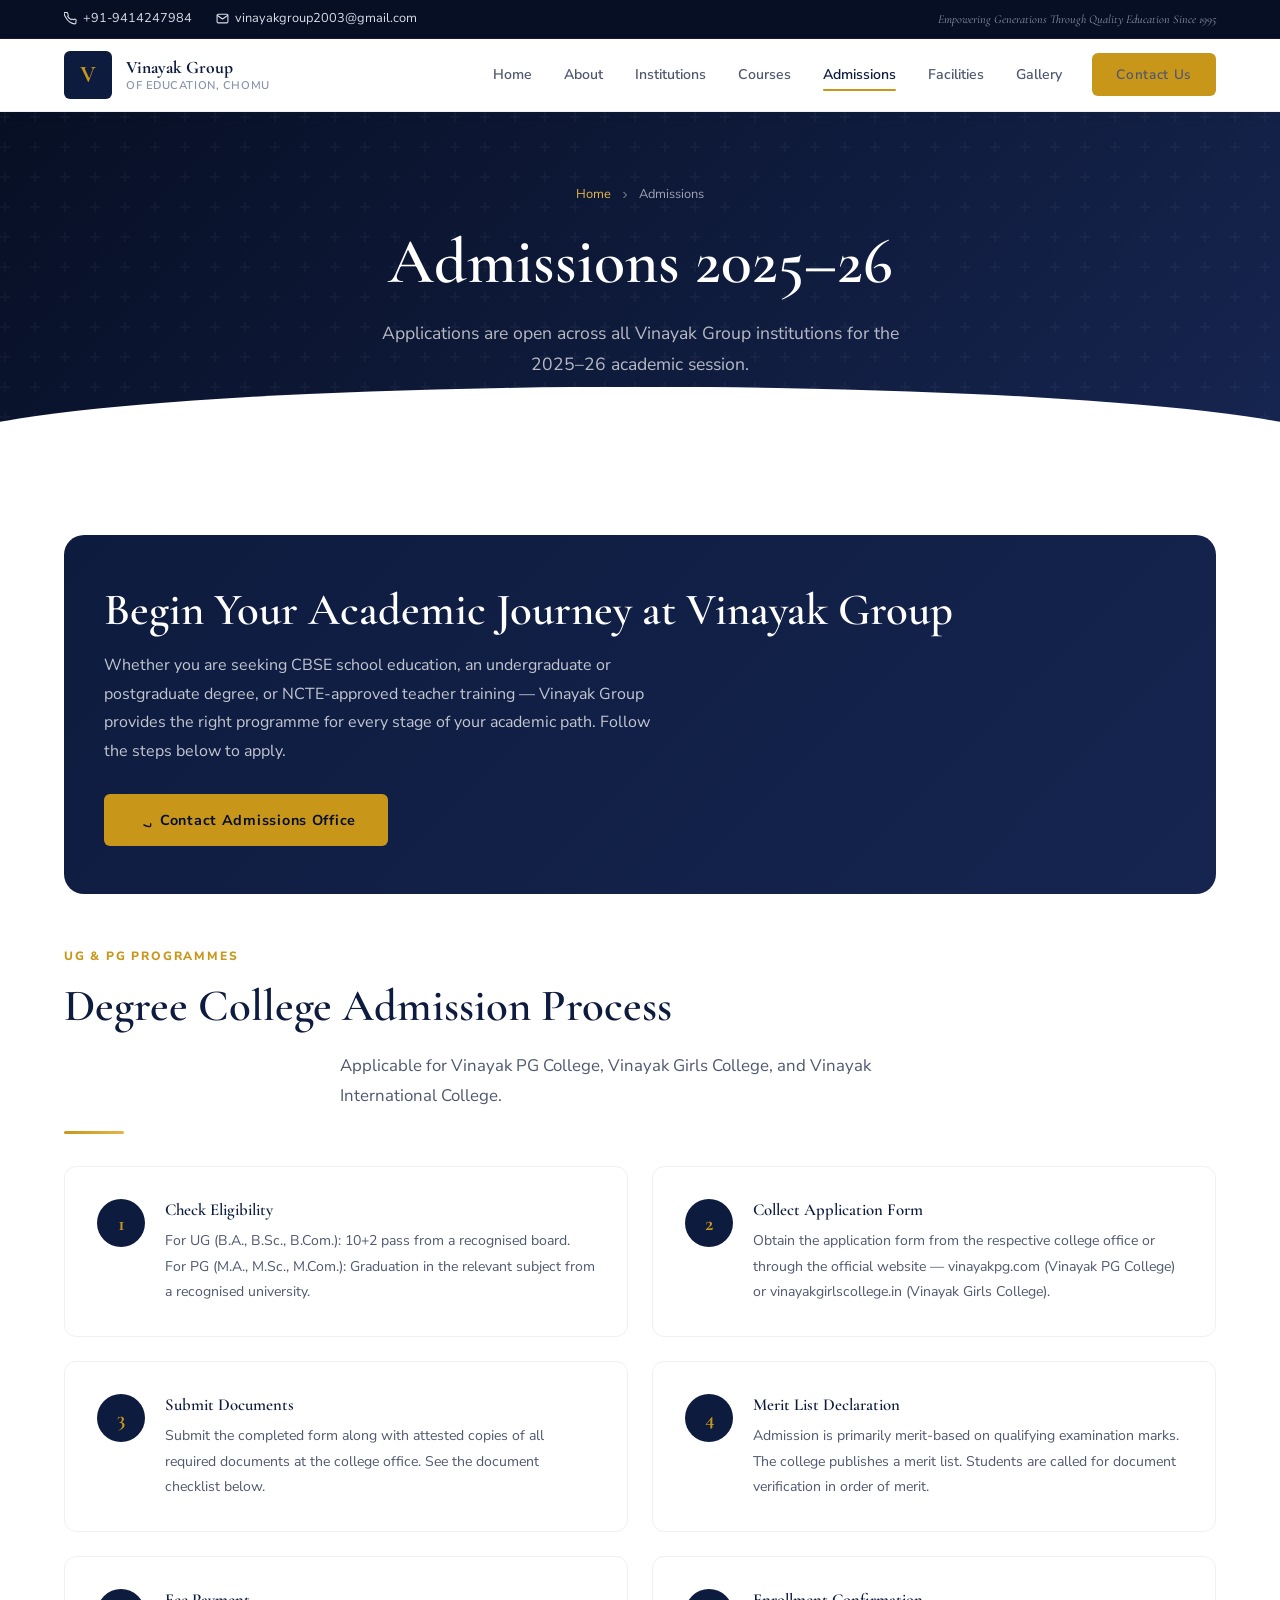
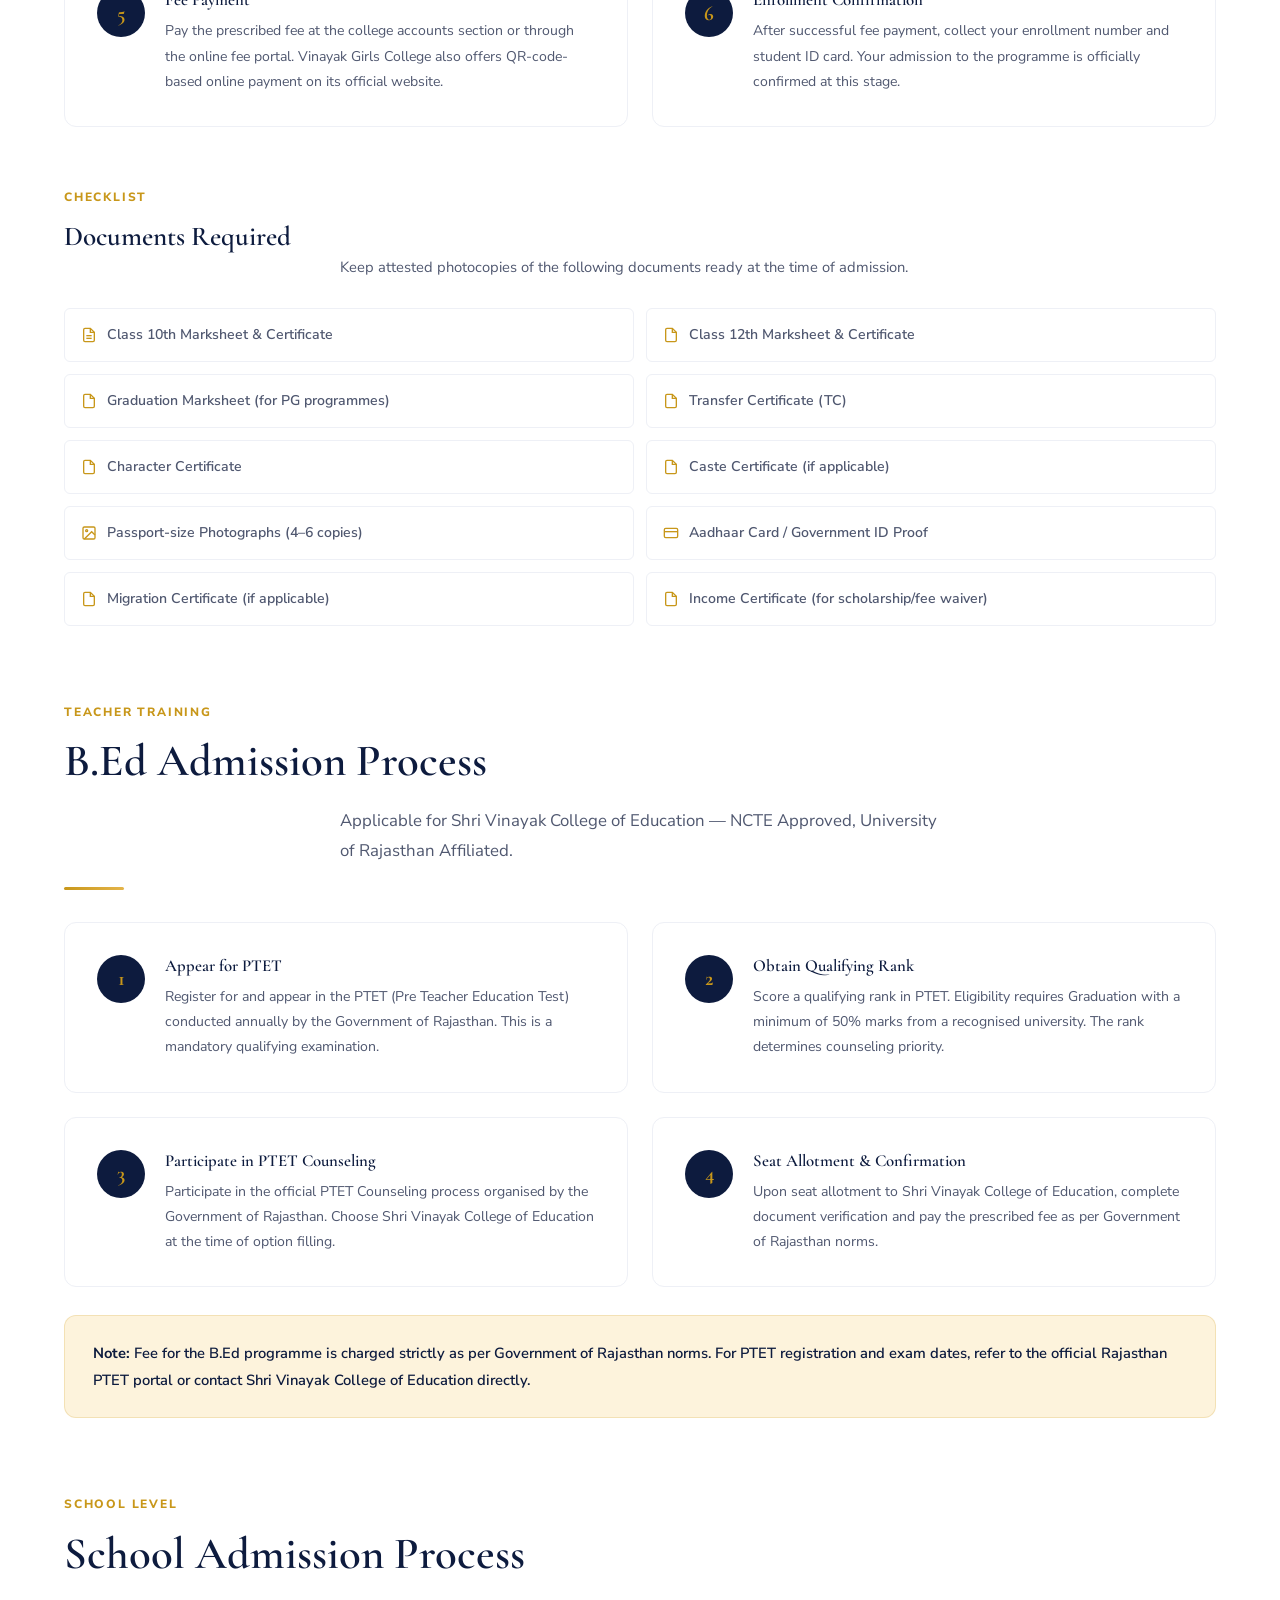
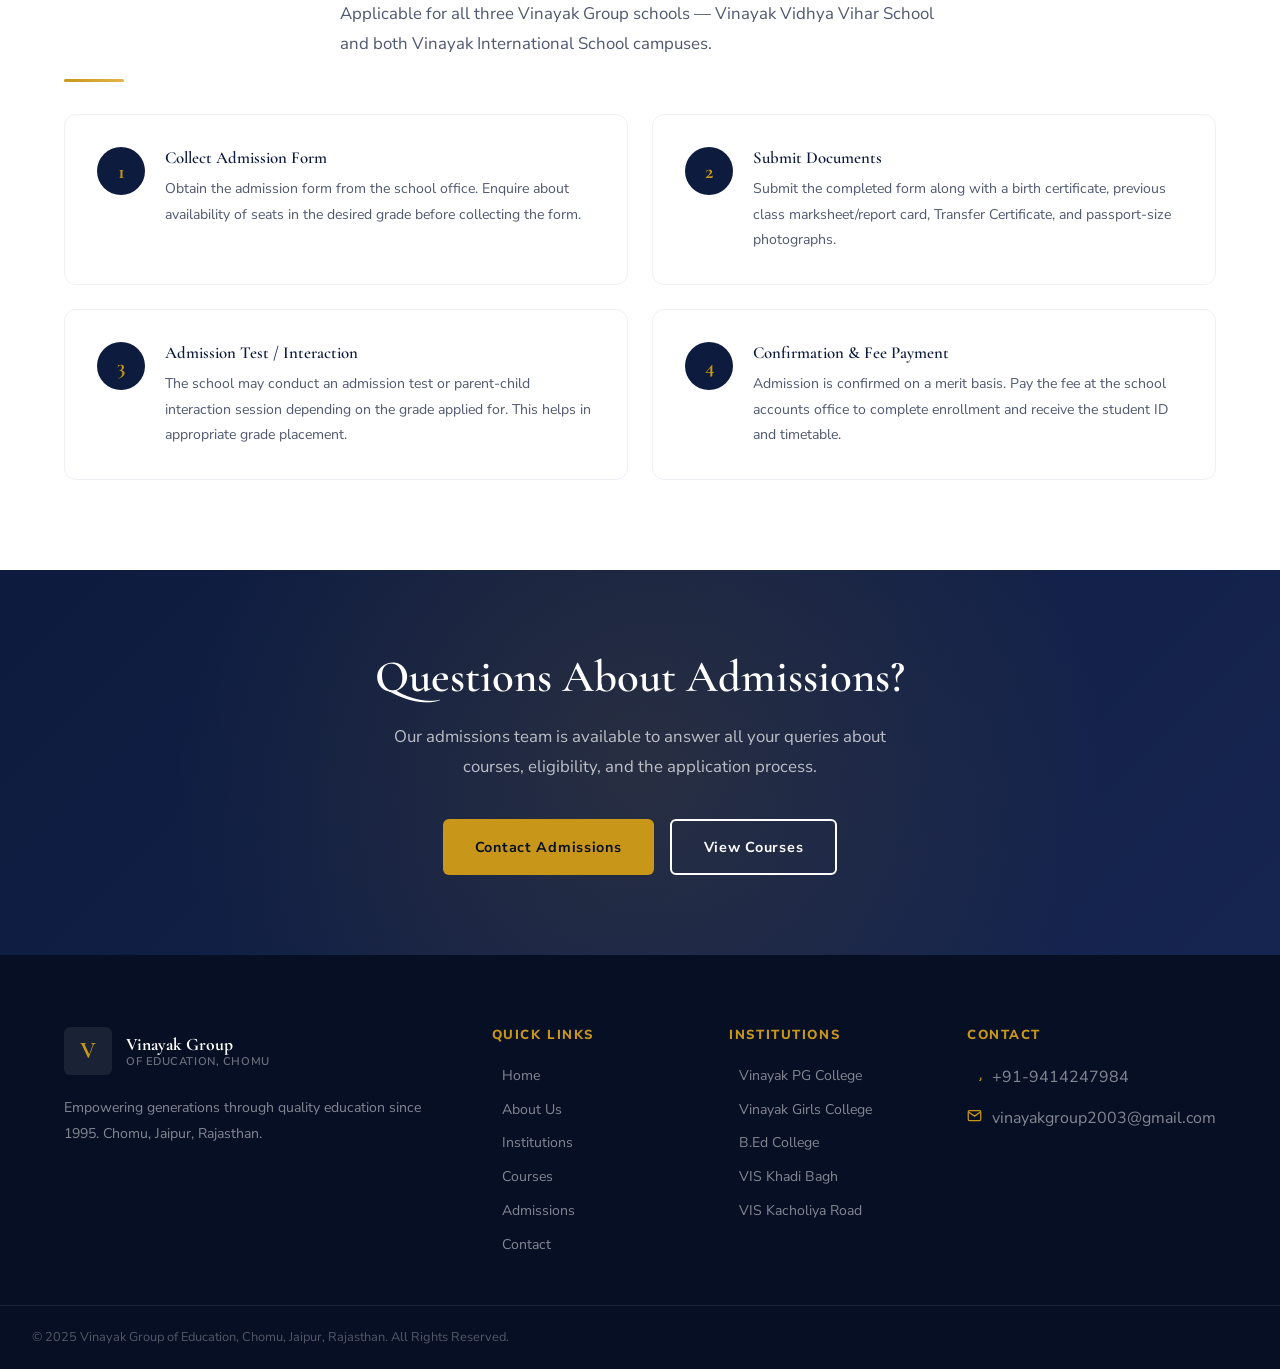
<file: admissions.html>
<!DOCTYPE html>
<html lang="en">
<head>
  <meta charset="UTF-8" />
  <meta name="viewport" content="width=device-width, initial-scale=1.0" />
  <title>Admissions 2025-26 — Vinayak Group of Education, Chomu, Jaipur</title>
  <meta name="description" content="Apply for admissions 2025-26 at Vinayak Group institutions in Chomu, Jaipur. UG, PG, B.Ed and CBSE school admissions open." />
  <link rel="stylesheet" href="css/style.css" />
</head>
<body>

  <!-- TOP BAR -->
  <div class="topbar">
    <div class="container">
      <div class="topbar__inner">
        <div class="topbar__contact">
          <a href="tel:+919414247984">
            <svg viewBox="0 0 24 24" fill="none" stroke="currentColor" stroke-width="2"><path d="M22 16.92v3a2 2 0 01-2.18 2 19.79 19.79 0 01-8.63-3.07A19.5 19.5 0 013.07 9.82a19.79 19.79 0 01-3.07-8.63A2 2 0 012 1h3a2 2 0 012 1.72c.127.96.361 1.903.7 2.81a2 2 0 01-.45 2.11L6.91 8.1a16 16 0 006 6l.37-.3a2 2 0 012.11-.45c.907.339 1.85.573 2.81.7A2 2 0 0122 16.92z"/></svg>
            +91-9414247984
          </a>
          <a href="mailto:vinayakgroup2003@gmail.com">
            <svg viewBox="0 0 24 24" fill="none" stroke="currentColor" stroke-width="2"><path d="M4 4h16c1.1 0 2 .9 2 2v12c0 1.1-.9 2-2 2H4c-1.1 0-2-.9-2-2V6c0-1.1.9-2 2-2z"/><polyline points="22,6 12,13 2,6"/></svg>
            vinayakgroup2003@gmail.com
          </a>
        </div>
        <span class="topbar__tagline">Empowering Generations Through Quality Education Since 1995</span>
      </div>
    </div>
  </div>

  <!-- NAVBAR -->
  <nav class="navbar">
    <div class="container">
      <div class="navbar__inner">
        <a href="index.html" class="navbar__logo">
          <div class="navbar__logo-icon"><span>V</span></div>
          <div class="navbar__logo-text">
            <span class="name">Vinayak Group</span>
            <span class="sub">of Education, Chomu</span>
          </div>
        </a>
        <div class="navbar__links">
          <a href="index.html">Home</a>
          <a href="about.html">About</a>
          <a href="institutions.html">Institutions</a>
          <a href="courses.html">Courses</a>
          <a href="admissions.html">Admissions</a>
          <a href="facilities.html">Facilities</a>
          <a href="gallery.html">Gallery</a>
          <a href="contact.html" class="btn btn-primary btn-sm">Contact Us</a>
        </div>
        <button class="navbar__toggle"><span></span><span></span><span></span></button>
      </div>
    </div>
    <div class="navbar__mobile">
      <a href="index.html">Home</a><a href="about.html">About</a>
      <a href="institutions.html">Institutions</a><a href="courses.html">Courses</a>
      <a href="admissions.html">Admissions</a><a href="facilities.html">Facilities</a>
      <a href="gallery.html">Gallery</a><a href="contact.html">Contact Us</a>
    </div>
  </nav>

  <!-- PAGE HERO -->
  <section class="page-hero">
    <div class="container">
      <div class="page-hero__inner">
        <div class="page-hero__breadcrumb">
          <a href="index.html">Home</a>
          <svg viewBox="0 0 24 24" fill="none" stroke="currentColor" stroke-width="2"><polyline points="9 18 15 12 9 6"/></svg>
          <span>Admissions</span>
        </div>
        <h1>Admissions 2025–26</h1>
        <p>Applications are open across all Vinayak Group institutions for the 2025–26 academic session.</p>
      </div>
    </div>
  </section>

  <!-- ADMISSIONS CONTENT -->
  <section class="section-pad">
    <div class="container">

      <!-- HERO BOX -->
      <div class="admission-hero-box reveal">
        <h2>Begin Your Academic Journey at Vinayak Group</h2>
        <p>Whether you are seeking CBSE school education, an undergraduate or postgraduate degree, or NCTE-approved teacher training — Vinayak Group provides the right programme for every stage of your academic path. Follow the steps below to apply.</p>
        <a href="contact.html" class="btn btn-primary">
          <svg viewBox="0 0 24 24" fill="none" stroke="currentColor" stroke-width="2" style="width:16px;height:16px;"><path d="M22 16.92v3a2 2 0 01-2.18 2 19.79 19.79 0 01-8.63-3.07"/></svg>
          Contact Admissions Office
        </a>
      </div>

      <!-- DEGREE COLLEGE ADMISSION -->
      <div class="section-heading reveal" style="text-align:left;margin-bottom:32px;">
        <span class="eyebrow">UG & PG Programmes</span>
        <h2>Degree College Admission Process</h2>
        <p>Applicable for Vinayak PG College, Vinayak Girls College, and Vinayak International College.</p>
        <div class="divider" style="margin:20px 0 0;"></div>
      </div>

      <div class="admission-steps reveal">
        <div class="step-card">
          <div class="step-card__num">1</div>
          <div>
            <h4>Check Eligibility</h4>
            <p>For UG (B.A., B.Sc., B.Com.): 10+2 pass from a recognised board.<br />For PG (M.A., M.Sc., M.Com.): Graduation in the relevant subject from a recognised university.</p>
          </div>
        </div>
        <div class="step-card delay-1">
          <div class="step-card__num">2</div>
          <div>
            <h4>Collect Application Form</h4>
            <p>Obtain the application form from the respective college office or through the official website — vinayakpg.com (Vinayak PG College) or vinayakgirlscollege.in (Vinayak Girls College).</p>
          </div>
        </div>
        <div class="step-card delay-2">
          <div class="step-card__num">3</div>
          <div>
            <h4>Submit Documents</h4>
            <p>Submit the completed form along with attested copies of all required documents at the college office. See the document checklist below.</p>
          </div>
        </div>
        <div class="step-card delay-3">
          <div class="step-card__num">4</div>
          <div>
            <h4>Merit List Declaration</h4>
            <p>Admission is primarily merit-based on qualifying examination marks. The college publishes a merit list. Students are called for document verification in order of merit.</p>
          </div>
        </div>
        <div class="step-card delay-1">
          <div class="step-card__num">5</div>
          <div>
            <h4>Fee Payment</h4>
            <p>Pay the prescribed fee at the college accounts section or through the online fee portal. Vinayak Girls College also offers QR-code-based online payment on its official website.</p>
          </div>
        </div>
        <div class="step-card delay-2">
          <div class="step-card__num">6</div>
          <div>
            <h4>Enrollment Confirmation</h4>
            <p>After successful fee payment, collect your enrollment number and student ID card. Your admission to the programme is officially confirmed at this stage.</p>
          </div>
        </div>
      </div>

      <!-- DOCUMENTS REQUIRED -->
      <div class="reveal" style="margin-top:56px;">
        <div class="section-heading" style="text-align:left;margin-bottom:28px;">
          <span class="eyebrow">Checklist</span>
          <h3>Documents Required</h3>
          <p style="font-size:0.92rem;">Keep attested photocopies of the following documents ready at the time of admission.</p>
        </div>
        <div class="doc-list">
          <div class="doc-item">
            <svg viewBox="0 0 24 24" fill="none" stroke="currentColor" stroke-width="2"><path d="M14 2H6a2 2 0 00-2 2v16a2 2 0 002 2h12a2 2 0 002-2V8z"/><polyline points="14 2 14 8 20 8"/><line x1="16" y1="13" x2="8" y2="13"/><line x1="16" y1="17" x2="8" y2="17"/></svg>
            <span>Class 10th Marksheet & Certificate</span>
          </div>
          <div class="doc-item">
            <svg viewBox="0 0 24 24" fill="none" stroke="currentColor" stroke-width="2"><path d="M14 2H6a2 2 0 00-2 2v16a2 2 0 002 2h12a2 2 0 002-2V8z"/><polyline points="14 2 14 8 20 8"/></svg>
            <span>Class 12th Marksheet & Certificate</span>
          </div>
          <div class="doc-item">
            <svg viewBox="0 0 24 24" fill="none" stroke="currentColor" stroke-width="2"><path d="M14 2H6a2 2 0 00-2 2v16a2 2 0 002 2h12a2 2 0 002-2V8z"/><polyline points="14 2 14 8 20 8"/></svg>
            <span>Graduation Marksheet (for PG programmes)</span>
          </div>
          <div class="doc-item">
            <svg viewBox="0 0 24 24" fill="none" stroke="currentColor" stroke-width="2"><path d="M14 2H6a2 2 0 00-2 2v16a2 2 0 002 2h12a2 2 0 002-2V8z"/><polyline points="14 2 14 8 20 8"/></svg>
            <span>Transfer Certificate (TC)</span>
          </div>
          <div class="doc-item">
            <svg viewBox="0 0 24 24" fill="none" stroke="currentColor" stroke-width="2"><path d="M14 2H6a2 2 0 00-2 2v16a2 2 0 002 2h12a2 2 0 002-2V8z"/><polyline points="14 2 14 8 20 8"/></svg>
            <span>Character Certificate</span>
          </div>
          <div class="doc-item">
            <svg viewBox="0 0 24 24" fill="none" stroke="currentColor" stroke-width="2"><path d="M14 2H6a2 2 0 00-2 2v16a2 2 0 002 2h12a2 2 0 002-2V8z"/><polyline points="14 2 14 8 20 8"/></svg>
            <span>Caste Certificate (if applicable)</span>
          </div>
          <div class="doc-item">
            <svg viewBox="0 0 24 24" fill="none" stroke="currentColor" stroke-width="2"><rect x="3" y="3" width="18" height="18" rx="2"/><circle cx="8.5" cy="8.5" r="1.5"/><polyline points="21 15 16 10 5 21"/></svg>
            <span>Passport-size Photographs (4–6 copies)</span>
          </div>
          <div class="doc-item">
            <svg viewBox="0 0 24 24" fill="none" stroke="currentColor" stroke-width="2"><rect x="2" y="5" width="20" height="14" rx="2"/><line x1="2" y1="10" x2="22" y2="10"/></svg>
            <span>Aadhaar Card / Government ID Proof</span>
          </div>
          <div class="doc-item">
            <svg viewBox="0 0 24 24" fill="none" stroke="currentColor" stroke-width="2"><path d="M14 2H6a2 2 0 00-2 2v16a2 2 0 002 2h12a2 2 0 002-2V8z"/><polyline points="14 2 14 8 20 8"/></svg>
            <span>Migration Certificate (if applicable)</span>
          </div>
          <div class="doc-item">
            <svg viewBox="0 0 24 24" fill="none" stroke="currentColor" stroke-width="2"><path d="M14 2H6a2 2 0 00-2 2v16a2 2 0 002 2h12a2 2 0 002-2V8z"/><polyline points="14 2 14 8 20 8"/></svg>
            <span>Income Certificate (for scholarship/fee waiver)</span>
          </div>
        </div>
      </div>

      <!-- B.ED ADMISSION -->
      <div style="margin-top:72px;" id="bed-admission">
        <div class="section-heading reveal" style="text-align:left;margin-bottom:32px;">
          <span class="eyebrow">Teacher Training</span>
          <h2>B.Ed Admission Process</h2>
          <p>Applicable for Shri Vinayak College of Education — NCTE Approved, University of Rajasthan Affiliated.</p>
          <div class="divider" style="margin:20px 0 0;"></div>
        </div>
        <div class="admission-steps reveal">
          <div class="step-card">
            <div class="step-card__num">1</div>
            <div>
              <h4>Appear for PTET</h4>
              <p>Register for and appear in the PTET (Pre Teacher Education Test) conducted annually by the Government of Rajasthan. This is a mandatory qualifying examination.</p>
            </div>
          </div>
          <div class="step-card delay-1">
            <div class="step-card__num">2</div>
            <div>
              <h4>Obtain Qualifying Rank</h4>
              <p>Score a qualifying rank in PTET. Eligibility requires Graduation with a minimum of 50% marks from a recognised university. The rank determines counseling priority.</p>
            </div>
          </div>
          <div class="step-card delay-2">
            <div class="step-card__num">3</div>
            <div>
              <h4>Participate in PTET Counseling</h4>
              <p>Participate in the official PTET Counseling process organised by the Government of Rajasthan. Choose Shri Vinayak College of Education at the time of option filling.</p>
            </div>
          </div>
          <div class="step-card delay-3">
            <div class="step-card__num">4</div>
            <div>
              <h4>Seat Allotment & Confirmation</h4>
              <p>Upon seat allotment to Shri Vinayak College of Education, complete document verification and pay the prescribed fee as per Government of Rajasthan norms.</p>
            </div>
          </div>
        </div>
        <div class="reveal" style="margin-top:28px;background:var(--gold-pale);border-radius:12px;padding:24px 28px;border:1px solid rgba(200,151,26,0.2);">
          <p style="font-size:0.92rem;color:var(--navy);font-weight:600;margin:0;">
            <strong>Note:</strong> Fee for the B.Ed programme is charged strictly as per Government of Rajasthan norms. For PTET registration and exam dates, refer to the official Rajasthan PTET portal or contact Shri Vinayak College of Education directly.
          </p>
        </div>
      </div>

      <!-- SCHOOL ADMISSION -->
      <div style="margin-top:72px;">
        <div class="section-heading reveal" style="text-align:left;margin-bottom:32px;">
          <span class="eyebrow">School Level</span>
          <h2>School Admission Process</h2>
          <p>Applicable for all three Vinayak Group schools — Vinayak Vidhya Vihar School and both Vinayak International School campuses.</p>
          <div class="divider" style="margin:20px 0 0;"></div>
        </div>
        <div class="admission-steps reveal">
          <div class="step-card">
            <div class="step-card__num">1</div>
            <div>
              <h4>Collect Admission Form</h4>
              <p>Obtain the admission form from the school office. Enquire about availability of seats in the desired grade before collecting the form.</p>
            </div>
          </div>
          <div class="step-card delay-1">
            <div class="step-card__num">2</div>
            <div>
              <h4>Submit Documents</h4>
              <p>Submit the completed form along with a birth certificate, previous class marksheet/report card, Transfer Certificate, and passport-size photographs.</p>
            </div>
          </div>
          <div class="step-card delay-2">
            <div class="step-card__num">3</div>
            <div>
              <h4>Admission Test / Interaction</h4>
              <p>The school may conduct an admission test or parent-child interaction session depending on the grade applied for. This helps in appropriate grade placement.</p>
            </div>
          </div>
          <div class="step-card delay-3">
            <div class="step-card__num">4</div>
            <div>
              <h4>Confirmation & Fee Payment</h4>
              <p>Admission is confirmed on a merit basis. Pay the fee at the school accounts office to complete enrollment and receive the student ID and timetable.</p>
            </div>
          </div>
        </div>
      </div>

    </div>
  </section>

  <!-- CTA -->
  <section class="cta-banner">
    <div class="container">
      <div class="cta-banner__inner">
        <h2>Questions About Admissions?</h2>
        <p>Our admissions team is available to answer all your queries about courses, eligibility, and the application process.</p>
        <div class="cta-banner__actions">
          <a href="contact.html" class="btn btn-primary">Contact Admissions</a>
          <a href="courses.html" class="btn btn-outline">View Courses</a>
        </div>
      </div>
    </div>
  </section>

  <!-- FOOTER -->
  <footer class="footer">
    <div class="container">
      <div class="footer__grid">
        <div class="footer__brand">
          <a href="index.html" class="navbar__logo">
            <div class="navbar__logo-icon"><span>V</span></div>
            <div class="navbar__logo-text">
              <span class="name">Vinayak Group</span>
              <span class="sub">of Education, Chomu</span>
            </div>
          </a>
          <p>Empowering generations through quality education since 1995. Chomu, Jaipur, Rajasthan.</p>
        </div>
        <div class="footer__col">
          <h4>Quick Links</h4>
          <div class="footer__links">
            <a href="index.html">Home</a><a href="about.html">About Us</a>
            <a href="institutions.html">Institutions</a><a href="courses.html">Courses</a>
            <a href="admissions.html">Admissions</a><a href="contact.html">Contact</a>
          </div>
        </div>
        <div class="footer__col">
          <h4>Institutions</h4>
          <div class="footer__links">
            <a href="institutions.html#inst-3">Vinayak PG College</a>
            <a href="institutions.html#inst-4">Vinayak Girls College</a>
            <a href="institutions.html#inst-7">B.Ed College</a>
            <a href="institutions.html#inst-2">VIS Khadi Bagh</a>
            <a href="institutions.html#inst-6">VIS Kacholiya Road</a>
          </div>
        </div>
        <div class="footer__col">
          <h4>Contact</h4>
          <div class="footer__contact-item">
            <svg viewBox="0 0 24 24" fill="none" stroke="currentColor" stroke-width="2"><path d="M22 16.92v3a2 2 0 01-2.18 2"/></svg>
            <a href="tel:+919414247984">+91-9414247984</a>
          </div>
          <div class="footer__contact-item">
            <svg viewBox="0 0 24 24" fill="none" stroke="currentColor" stroke-width="2"><path d="M4 4h16c1.1 0 2 .9 2 2v12c0 1.1-.9 2-2 2H4c-1.1 0-2-.9-2-2V6c0-1.1.9-2 2-2z"/><polyline points="22,6 12,13 2,6"/></svg>
            <a href="mailto:vinayakgroup2003@gmail.com">vinayakgroup2003@gmail.com</a>
          </div>
        </div>
      </div>
    </div>
    <div class="footer__bottom" style="padding:20px 32px;">
      <p>© 2025 Vinayak Group of Education, Chomu, Jaipur, Rajasthan. All Rights Reserved.</p>
    </div>
  </footer>

  <script src="js/script.js"></script>
</body>
</html>
</file>
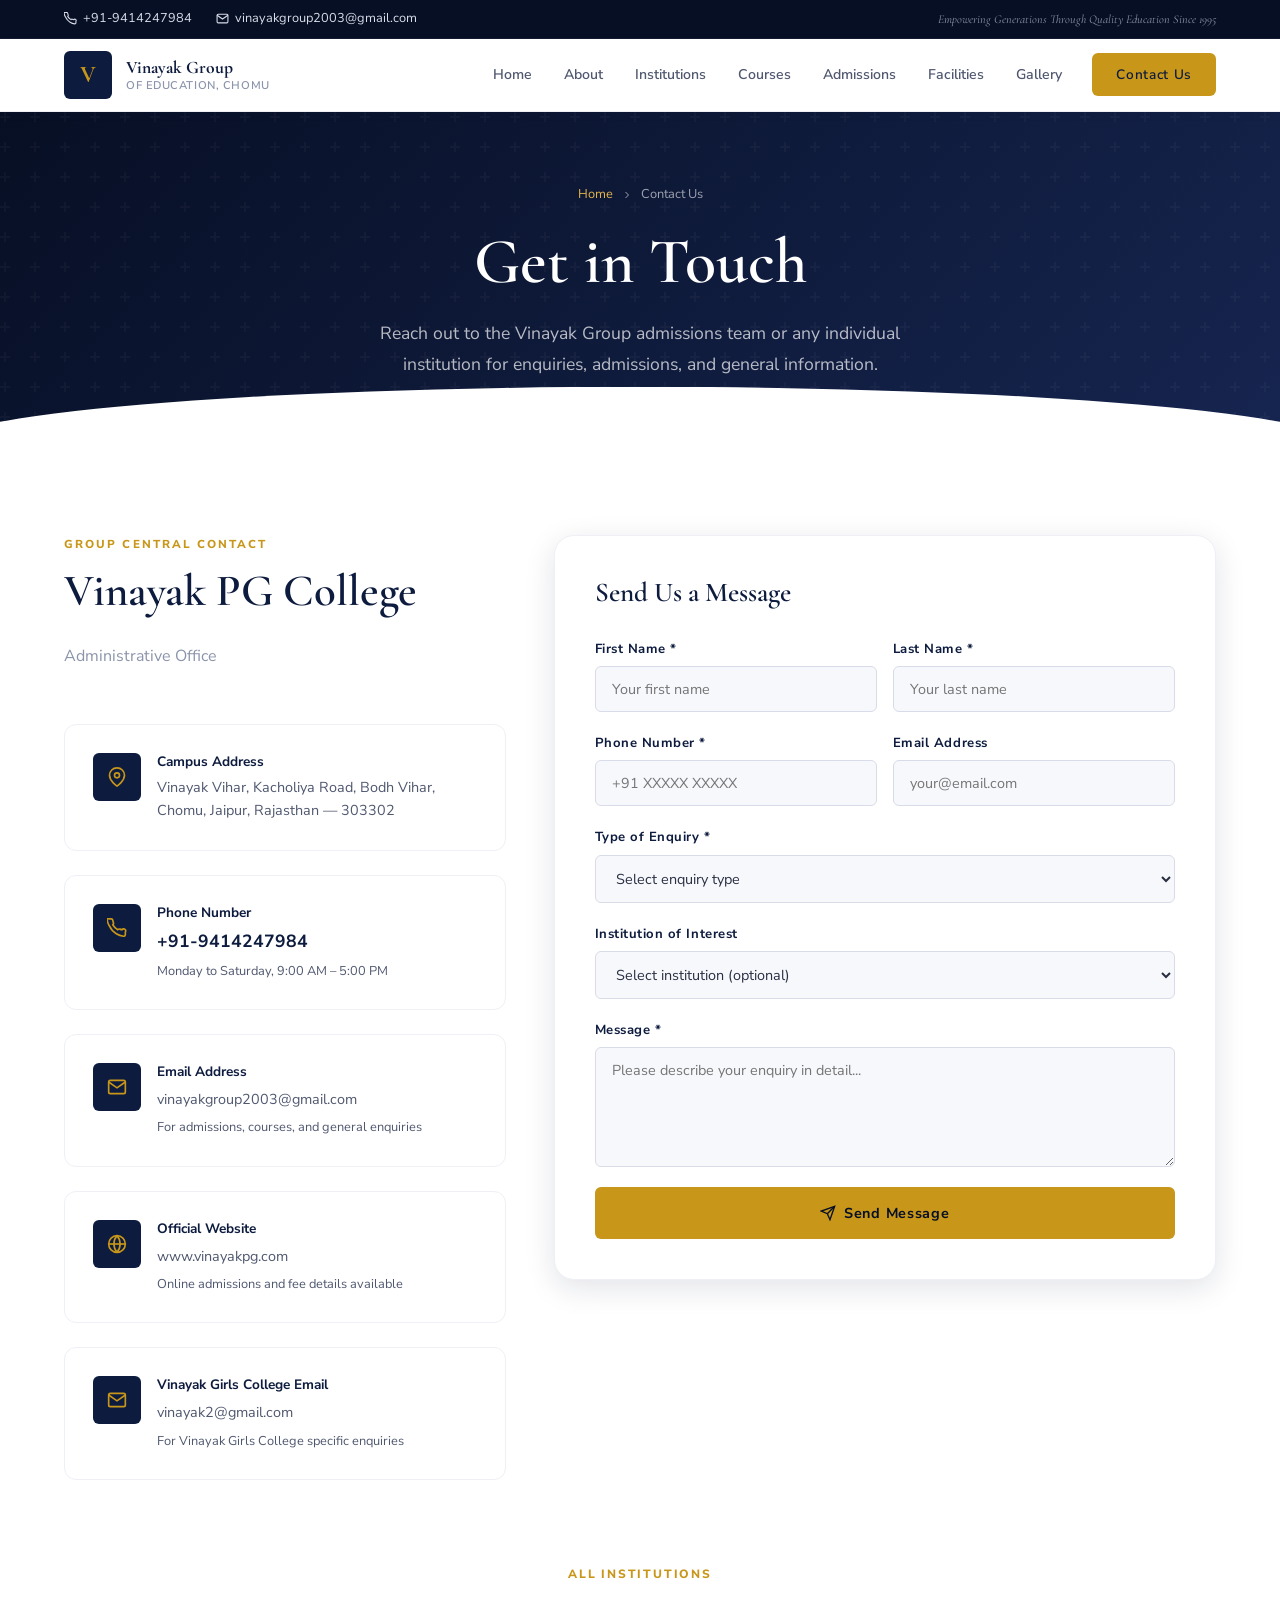
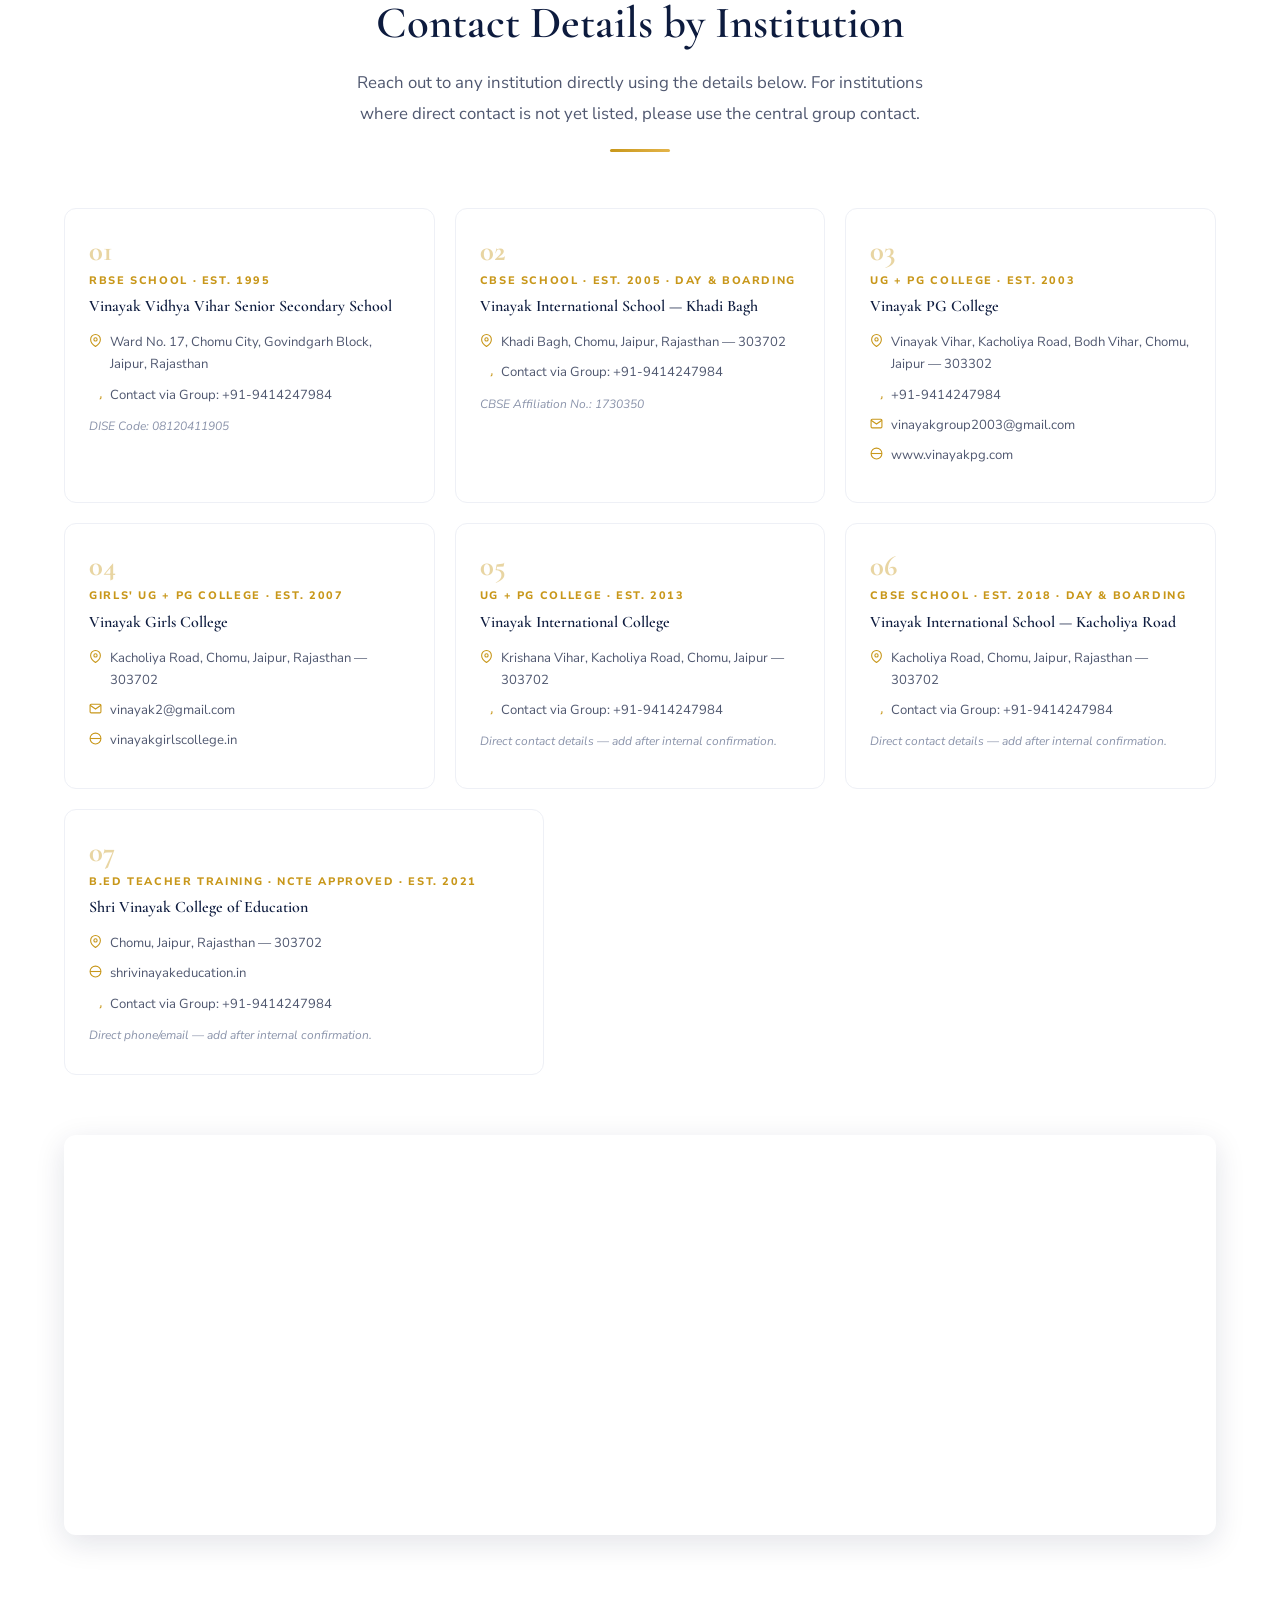
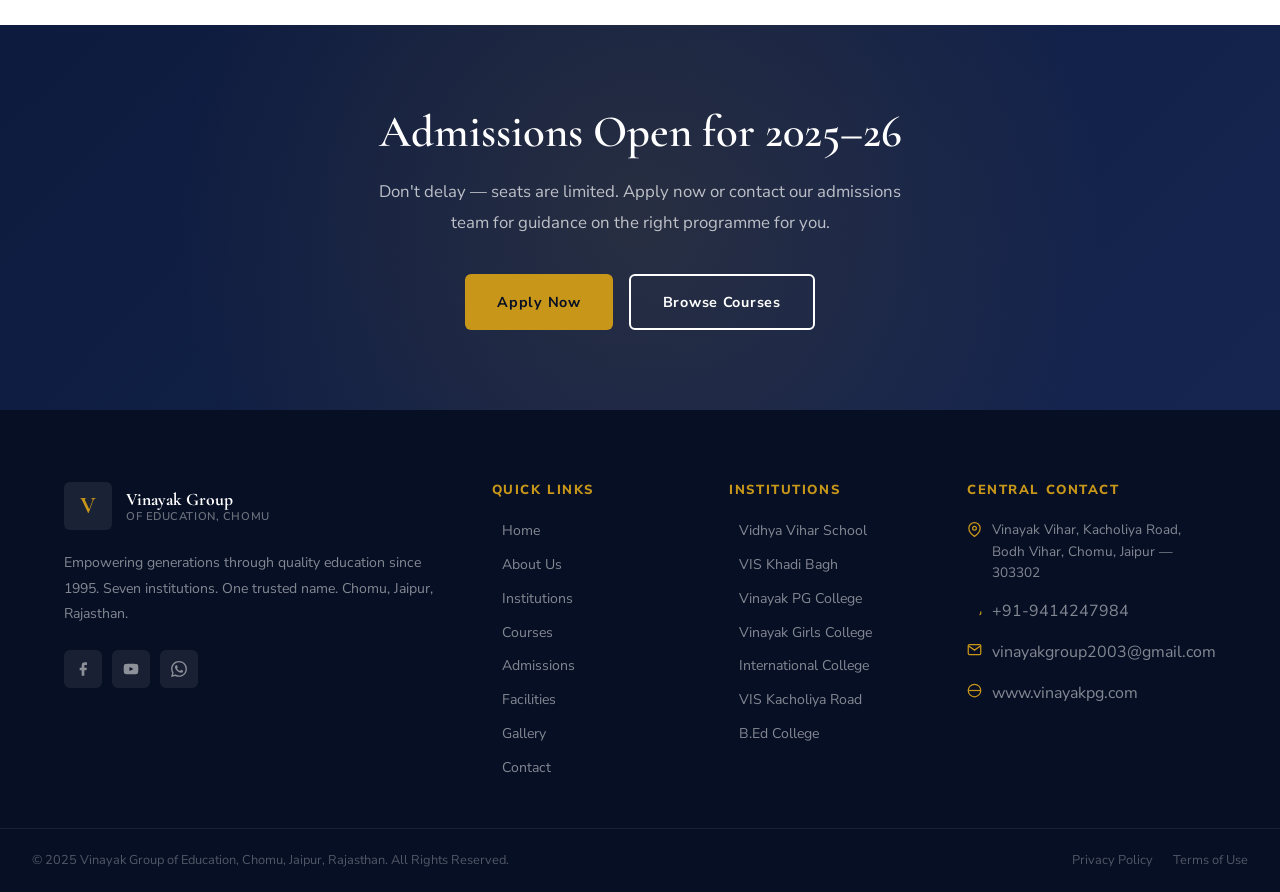
<file: contact.html>
<!DOCTYPE html>
<html lang="en">
<head>
  <meta charset="UTF-8" />
  <meta name="viewport" content="width=device-width, initial-scale=1.0" />
  <title>Contact Us — Vinayak Group of Education, Chomu, Jaipur</title>
  <meta name="description" content="Contact Vinayak Group of Education, Chomu. Phone: +91-9414247984. Email: vinayakgroup2003@gmail.com. Kacholiya Road, Chomu, Jaipur — 303302." />
  <link rel="stylesheet" href="css/style.css" />
  <style>
    .contact-inst-grid {
      display: grid;
      grid-template-columns: repeat(3, 1fr);
      gap: 20px;
      margin-top: 48px;
    }
    .contact-inst-card {
      background: var(--white);
      border-radius: var(--radius-md);
      padding: 28px 24px;
      border: 1px solid var(--gray-100);
      transition: all var(--transition);
    }
    .contact-inst-card:hover {
      box-shadow: var(--shadow-md);
      border-color: var(--gold);
    }
    .contact-inst-card__num {
      font-family: var(--font-display);
      font-size: 1.8rem;
      font-weight: 700;
      color: var(--gold);
      opacity: 0.4;
      line-height: 1;
      margin-bottom: 6px;
    }
    .contact-inst-card__type {
      font-size: 0.68rem;
      font-weight: 800;
      letter-spacing: 0.15em;
      text-transform: uppercase;
      color: var(--gold);
      display: block;
      margin-bottom: 6px;
    }
    .contact-inst-card h4 {
      font-size: 1rem;
      margin-bottom: 14px;
      color: var(--navy);
      line-height: 1.3;
    }
    .contact-inst-detail {
      display: flex;
      align-items: flex-start;
      gap: 8px;
      margin-bottom: 8px;
      font-size: 0.82rem;
      color: var(--gray-600);
    }
    .contact-inst-detail svg {
      width: 13px;
      height: 13px;
      color: var(--gold);
      flex-shrink: 0;
      margin-top: 3px;
    }
    .contact-inst-detail a { color: var(--gray-600); transition: color var(--transition); }
    .contact-inst-detail a:hover { color: var(--navy); }
    .contact-note {
      font-size: 0.75rem;
      color: var(--gray-400);
      font-style: italic;
      margin-top: 10px;
    }
    @media(max-width:1024px) {
      .contact-inst-grid { grid-template-columns: repeat(2, 1fr); }
    }
    @media(max-width:600px) {
      .contact-inst-grid { grid-template-columns: 1fr; }
    }
  </style>
</head>
<body>

  <!-- TOP BAR -->
  <div class="topbar">
    <div class="container">
      <div class="topbar__inner">
        <div class="topbar__contact">
          <a href="tel:+919414247984">
            <svg viewBox="0 0 24 24" fill="none" stroke="currentColor" stroke-width="2"><path d="M22 16.92v3a2 2 0 01-2.18 2 19.79 19.79 0 01-8.63-3.07A19.5 19.5 0 013.07 9.82a19.79 19.79 0 01-3.07-8.63A2 2 0 012 1h3a2 2 0 012 1.72c.127.96.361 1.903.7 2.81a2 2 0 01-.45 2.11L6.91 8.1a16 16 0 006 6l.37-.3a2 2 0 012.11-.45c.907.339 1.85.573 2.81.7A2 2 0 0122 16.92z"/></svg>
            +91-9414247984
          </a>
          <a href="mailto:vinayakgroup2003@gmail.com">
            <svg viewBox="0 0 24 24" fill="none" stroke="currentColor" stroke-width="2"><path d="M4 4h16c1.1 0 2 .9 2 2v12c0 1.1-.9 2-2 2H4c-1.1 0-2-.9-2-2V6c0-1.1.9-2 2-2z"/><polyline points="22,6 12,13 2,6"/></svg>
            vinayakgroup2003@gmail.com
          </a>
        </div>
        <span class="topbar__tagline">Empowering Generations Through Quality Education Since 1995</span>
      </div>
    </div>
  </div>

  <!-- NAVBAR -->
  <nav class="navbar">
    <div class="container">
      <div class="navbar__inner">
        <a href="index.html" class="navbar__logo">
          <div class="navbar__logo-icon"><span>V</span></div>
          <div class="navbar__logo-text">
            <span class="name">Vinayak Group</span>
            <span class="sub">of Education, Chomu</span>
          </div>
        </a>
        <div class="navbar__links">
          <a href="index.html">Home</a>
          <a href="about.html">About</a>
          <a href="institutions.html">Institutions</a>
          <a href="courses.html">Courses</a>
          <a href="admissions.html">Admissions</a>
          <a href="facilities.html">Facilities</a>
          <a href="gallery.html">Gallery</a>
          <a href="contact.html" class="btn btn-primary btn-sm">Contact Us</a>
        </div>
        <button class="navbar__toggle"><span></span><span></span><span></span></button>
      </div>
    </div>
    <div class="navbar__mobile">
      <a href="index.html">Home</a><a href="about.html">About</a>
      <a href="institutions.html">Institutions</a><a href="courses.html">Courses</a>
      <a href="admissions.html">Admissions</a><a href="facilities.html">Facilities</a>
      <a href="gallery.html">Gallery</a><a href="contact.html">Contact Us</a>
    </div>
  </nav>

  <!-- PAGE HERO -->
  <section class="page-hero">
    <div class="container">
      <div class="page-hero__inner">
        <div class="page-hero__breadcrumb">
          <a href="index.html">Home</a>
          <svg viewBox="0 0 24 24" fill="none" stroke="currentColor" stroke-width="2"><polyline points="9 18 15 12 9 6"/></svg>
          <span>Contact Us</span>
        </div>
        <h1>Get in Touch</h1>
        <p>Reach out to the Vinayak Group admissions team or any individual institution for enquiries, admissions, and general information.</p>
      </div>
    </div>
  </section>

  <!-- MAIN CONTACT SECTION -->
  <section class="section-pad">
    <div class="container">

      <div class="contact-grid">

        <!-- LEFT: CONTACT CARDS -->
        <div class="contact-info">
          <div class="reveal">
            <span style="display:block;font-size:0.72rem;font-weight:800;letter-spacing:0.18em;text-transform:uppercase;color:var(--gold);margin-bottom:10px;">Group Central Contact</span>
            <h2 style="margin-bottom:24px;">Vinayak PG College<br /><span style="font-size:1rem;color:var(--gray-400);font-family:var(--font-body);font-weight:400;">Administrative Office</span></h2>
          </div>

          <div class="contact-card reveal delay-1">
            <div class="contact-card__icon">
              <svg viewBox="0 0 24 24" fill="none" stroke="currentColor" stroke-width="2"><path d="M21 10c0 7-9 13-9 13s-9-6-9-13a9 9 0 0118 0z"/><circle cx="12" cy="10" r="3"/></svg>
            </div>
            <div>
              <h4>Campus Address</h4>
              <p>Vinayak Vihar, Kacholiya Road, Bodh Vihar,<br />Chomu, Jaipur, Rajasthan — 303302</p>
            </div>
          </div>

          <div class="contact-card reveal delay-2">
            <div class="contact-card__icon">
              <svg viewBox="0 0 24 24" fill="none" stroke="currentColor" stroke-width="2"><path d="M22 16.92v3a2 2 0 01-2.18 2 19.79 19.79 0 01-8.63-3.07A19.5 19.5 0 013.07 9.82a19.79 19.79 0 01-3.07-8.63A2 2 0 012 1h3a2 2 0 012 1.72c.127.96.361 1.903.7 2.81a2 2 0 01-.45 2.11L6.91 8.1a16 16 0 006 6l.37-.3a2 2 0 012.11-.45c.907.339 1.85.573 2.81.7A2 2 0 0122 16.92z"/></svg>
            </div>
            <div>
              <h4>Phone Number</h4>
              <a href="tel:+919414247984" style="font-size:1.1rem;font-weight:700;color:var(--navy);">+91-9414247984</a>
              <p style="margin-top:4px;font-size:0.8rem;">Monday to Saturday, 9:00 AM – 5:00 PM</p>
            </div>
          </div>

          <div class="contact-card reveal delay-3">
            <div class="contact-card__icon">
              <svg viewBox="0 0 24 24" fill="none" stroke="currentColor" stroke-width="2"><path d="M4 4h16c1.1 0 2 .9 2 2v12c0 1.1-.9 2-2 2H4c-1.1 0-2-.9-2-2V6c0-1.1.9-2 2-2z"/><polyline points="22,6 12,13 2,6"/></svg>
            </div>
            <div>
              <h4>Email Address</h4>
              <a href="mailto:vinayakgroup2003@gmail.com">vinayakgroup2003@gmail.com</a>
              <p style="margin-top:4px;font-size:0.8rem;">For admissions, courses, and general enquiries</p>
            </div>
          </div>

          <div class="contact-card reveal delay-1">
            <div class="contact-card__icon">
              <svg viewBox="0 0 24 24" fill="none" stroke="currentColor" stroke-width="2"><circle cx="12" cy="12" r="10"/><line x1="2" y1="12" x2="22" y2="12"/><path d="M12 2a15.3 15.3 0 010 20M12 2a15.3 15.3 0 000 20"/></svg>
            </div>
            <div>
              <h4>Official Website</h4>
              <a href="http://www.vinayakpg.com" target="_blank" rel="noopener">www.vinayakpg.com</a>
              <p style="margin-top:4px;font-size:0.8rem;">Online admissions and fee details available</p>
            </div>
          </div>

          <div class="contact-card reveal delay-2">
            <div class="contact-card__icon">
              <svg viewBox="0 0 24 24" fill="none" stroke="currentColor" stroke-width="2"><path d="M4 4h16c1.1 0 2 .9 2 2v12c0 1.1-.9 2-2 2H4c-1.1 0-2-.9-2-2V6c0-1.1.9-2 2-2z"/><polyline points="22,6 12,13 2,6"/></svg>
            </div>
            <div>
              <h4>Vinayak Girls College Email</h4>
              <a href="mailto:vinayak2@gmail.com">vinayak2@gmail.com</a>
              <p style="margin-top:4px;font-size:0.8rem;">For Vinayak Girls College specific enquiries</p>
            </div>
          </div>
        </div>

        <!-- RIGHT: CONTACT FORM -->
        <div class="contact-form-wrap reveal-right">
          <h3>Send Us a Message</h3>
          <form class="contact-form" novalidate>
            <div class="form-row">
              <div class="form-group">
                <label for="fname">First Name *</label>
                <input type="text" id="fname" name="fname" placeholder="Your first name" required />
              </div>
              <div class="form-group">
                <label for="lname">Last Name *</label>
                <input type="text" id="lname" name="lname" placeholder="Your last name" required />
              </div>
            </div>
            <div class="form-row">
              <div class="form-group">
                <label for="phone">Phone Number *</label>
                <input type="tel" id="phone" name="phone" placeholder="+91 XXXXX XXXXX" required />
              </div>
              <div class="form-group">
                <label for="email">Email Address</label>
                <input type="email" id="email" name="email" placeholder="your@email.com" />
              </div>
            </div>
            <div class="form-group">
              <label for="enquiry">Type of Enquiry *</label>
              <select id="enquiry" name="enquiry" required>
                <option value="" disabled selected>Select enquiry type</option>
                <option value="admission-ug">UG Admission (B.A. / B.Sc. / B.Com.)</option>
                <option value="admission-pg">PG Admission (M.A. / M.Sc. / M.Com.)</option>
                <option value="admission-bed">B.Ed Admission</option>
                <option value="admission-school">School Admission (CBSE)</option>
                <option value="admission-school-rbse">School Admission (RBSE)</option>
                <option value="courses">Course Information</option>
                <option value="facilities">Facilities & Campus</option>
                <option value="fees">Fee Structure</option>
                <option value="other">Other</option>
              </select>
            </div>
            <div class="form-group">
              <label for="institution">Institution of Interest</label>
              <select id="institution" name="institution">
                <option value="" disabled selected>Select institution (optional)</option>
                <option>Vinayak Vidhya Vihar Senior Secondary School</option>
                <option>Vinayak International School — Khadi Bagh</option>
                <option>Vinayak International School — Kacholiya Road</option>
                <option>Vinayak PG College</option>
                <option>Vinayak Girls College</option>
                <option>Vinayak International College</option>
                <option>Shri Vinayak College of Education (B.Ed)</option>
                <option>Not sure / General Enquiry</option>
              </select>
            </div>
            <div class="form-group">
              <label for="message">Message *</label>
              <textarea id="message" name="message" placeholder="Please describe your enquiry in detail..." required></textarea>
            </div>
            <button type="submit" class="btn btn-primary form-submit-btn" style="width:100%;justify-content:center;padding:16px;">
              <svg viewBox="0 0 24 24" fill="none" stroke="currentColor" stroke-width="2" style="width:16px;height:16px;"><line x1="22" y1="2" x2="11" y2="13"/><polygon points="22 2 15 22 11 13 2 9 22 2"/></svg>
              Send Message
            </button>
            <div class="form-success">
              ✓ &nbsp; Thank you for your message. We will get back to you within 1–2 working days.
            </div>
          </form>
        </div>
      </div>

      <!-- ALL INSTITUTIONS CONTACT TABLE -->
      <div style="margin-top:80px;">
        <div class="section-heading reveal">
          <span class="eyebrow">All Institutions</span>
          <h2>Contact Details by Institution</h2>
          <p>Reach out to any institution directly using the details below. For institutions where direct contact is not yet listed, please use the central group contact.</p>
          <div class="divider"></div>
        </div>

        <div class="contact-inst-grid">

          <!-- Institution 1 -->
          <div class="contact-inst-card reveal delay-1">
            <div class="contact-inst-card__num">01</div>
            <span class="contact-inst-card__type">RBSE School · Est. 1995</span>
            <h4>Vinayak Vidhya Vihar Senior Secondary School</h4>
            <div class="contact-inst-detail">
              <svg viewBox="0 0 24 24" fill="none" stroke="currentColor" stroke-width="2"><path d="M21 10c0 7-9 13-9 13s-9-6-9-13a9 9 0 0118 0z"/><circle cx="12" cy="10" r="3"/></svg>
              <span>Ward No. 17, Chomu City, Govindgarh Block, Jaipur, Rajasthan</span>
            </div>
            <div class="contact-inst-detail">
              <svg viewBox="0 0 24 24" fill="none" stroke="currentColor" stroke-width="2"><path d="M22 16.92v3a2 2 0 01-2.18 2"/></svg>
              <span>Contact via Group: <a href="tel:+919414247984">+91-9414247984</a></span>
            </div>
            <p class="contact-note">DISE Code: 08120411905</p>
          </div>

          <!-- Institution 2 -->
          <div class="contact-inst-card reveal delay-2">
            <div class="contact-inst-card__num">02</div>
            <span class="contact-inst-card__type">CBSE School · Est. 2005 · Day & Boarding</span>
            <h4>Vinayak International School — Khadi Bagh</h4>
            <div class="contact-inst-detail">
              <svg viewBox="0 0 24 24" fill="none" stroke="currentColor" stroke-width="2"><path d="M21 10c0 7-9 13-9 13s-9-6-9-13a9 9 0 0118 0z"/><circle cx="12" cy="10" r="3"/></svg>
              <span>Khadi Bagh, Chomu, Jaipur, Rajasthan — 303702</span>
            </div>
            <div class="contact-inst-detail">
              <svg viewBox="0 0 24 24" fill="none" stroke="currentColor" stroke-width="2"><path d="M22 16.92v3a2 2 0 01-2.18 2"/></svg>
              <span>Contact via Group: <a href="tel:+919414247984">+91-9414247984</a></span>
            </div>
            <p class="contact-note">CBSE Affiliation No.: 1730350</p>
          </div>

          <!-- Institution 3 -->
          <div class="contact-inst-card reveal delay-3">
            <div class="contact-inst-card__num">03</div>
            <span class="contact-inst-card__type">UG + PG College · Est. 2003</span>
            <h4>Vinayak PG College</h4>
            <div class="contact-inst-detail">
              <svg viewBox="0 0 24 24" fill="none" stroke="currentColor" stroke-width="2"><path d="M21 10c0 7-9 13-9 13s-9-6-9-13a9 9 0 0118 0z"/><circle cx="12" cy="10" r="3"/></svg>
              <span>Vinayak Vihar, Kacholiya Road, Bodh Vihar, Chomu, Jaipur — 303302</span>
            </div>
            <div class="contact-inst-detail">
              <svg viewBox="0 0 24 24" fill="none" stroke="currentColor" stroke-width="2"><path d="M22 16.92v3a2 2 0 01-2.18 2"/></svg>
              <a href="tel:+919414247984">+91-9414247984</a>
            </div>
            <div class="contact-inst-detail">
              <svg viewBox="0 0 24 24" fill="none" stroke="currentColor" stroke-width="2"><path d="M4 4h16c1.1 0 2 .9 2 2v12c0 1.1-.9 2-2 2H4c-1.1 0-2-.9-2-2V6c0-1.1.9-2 2-2z"/><polyline points="22,6 12,13 2,6"/></svg>
              <a href="mailto:vinayakgroup2003@gmail.com">vinayakgroup2003@gmail.com</a>
            </div>
            <div class="contact-inst-detail">
              <svg viewBox="0 0 24 24" fill="none" stroke="currentColor" stroke-width="2"><circle cx="12" cy="12" r="10"/><line x1="2" y1="12" x2="22" y2="12"/></svg>
              <a href="http://www.vinayakpg.com" target="_blank">www.vinayakpg.com</a>
            </div>
          </div>

          <!-- Institution 4 -->
          <div class="contact-inst-card reveal delay-1">
            <div class="contact-inst-card__num">04</div>
            <span class="contact-inst-card__type">Girls' UG + PG College · Est. 2007</span>
            <h4>Vinayak Girls College</h4>
            <div class="contact-inst-detail">
              <svg viewBox="0 0 24 24" fill="none" stroke="currentColor" stroke-width="2"><path d="M21 10c0 7-9 13-9 13s-9-6-9-13a9 9 0 0118 0z"/><circle cx="12" cy="10" r="3"/></svg>
              <span>Kacholiya Road, Chomu, Jaipur, Rajasthan — 303702</span>
            </div>
            <div class="contact-inst-detail">
              <svg viewBox="0 0 24 24" fill="none" stroke="currentColor" stroke-width="2"><path d="M4 4h16c1.1 0 2 .9 2 2v12c0 1.1-.9 2-2 2H4c-1.1 0-2-.9-2-2V6c0-1.1.9-2 2-2z"/><polyline points="22,6 12,13 2,6"/></svg>
              <a href="mailto:vinayak2@gmail.com">vinayak2@gmail.com</a>
            </div>
            <div class="contact-inst-detail">
              <svg viewBox="0 0 24 24" fill="none" stroke="currentColor" stroke-width="2"><circle cx="12" cy="12" r="10"/><line x1="2" y1="12" x2="22" y2="12"/></svg>
              <a href="http://vinayakgirlscollege.in" target="_blank">vinayakgirlscollege.in</a>
            </div>
          </div>

          <!-- Institution 5 -->
          <div class="contact-inst-card reveal delay-2">
            <div class="contact-inst-card__num">05</div>
            <span class="contact-inst-card__type">UG + PG College · Est. 2013</span>
            <h4>Vinayak International College</h4>
            <div class="contact-inst-detail">
              <svg viewBox="0 0 24 24" fill="none" stroke="currentColor" stroke-width="2"><path d="M21 10c0 7-9 13-9 13s-9-6-9-13a9 9 0 0118 0z"/><circle cx="12" cy="10" r="3"/></svg>
              <span>Krishana Vihar, Kacholiya Road, Chomu, Jaipur — 303702</span>
            </div>
            <div class="contact-inst-detail">
              <svg viewBox="0 0 24 24" fill="none" stroke="currentColor" stroke-width="2"><path d="M22 16.92v3a2 2 0 01-2.18 2"/></svg>
              <span>Contact via Group: <a href="tel:+919414247984">+91-9414247984</a></span>
            </div>
            <p class="contact-note">Direct contact details — add after internal confirmation.</p>
          </div>

          <!-- Institution 6 -->
          <div class="contact-inst-card reveal delay-3">
            <div class="contact-inst-card__num">06</div>
            <span class="contact-inst-card__type">CBSE School · Est. 2018 · Day & Boarding</span>
            <h4>Vinayak International School — Kacholiya Road</h4>
            <div class="contact-inst-detail">
              <svg viewBox="0 0 24 24" fill="none" stroke="currentColor" stroke-width="2"><path d="M21 10c0 7-9 13-9 13s-9-6-9-13a9 9 0 0118 0z"/><circle cx="12" cy="10" r="3"/></svg>
              <span>Kacholiya Road, Chomu, Jaipur, Rajasthan — 303702</span>
            </div>
            <div class="contact-inst-detail">
              <svg viewBox="0 0 24 24" fill="none" stroke="currentColor" stroke-width="2"><path d="M22 16.92v3a2 2 0 01-2.18 2"/></svg>
              <span>Contact via Group: <a href="tel:+919414247984">+91-9414247984</a></span>
            </div>
            <p class="contact-note">Direct contact details — add after internal confirmation.</p>
          </div>

          <!-- Institution 7 -->
          <div class="contact-inst-card reveal delay-1" style="grid-column: 1 / -1; max-width: 480px;">
            <div class="contact-inst-card__num">07</div>
            <span class="contact-inst-card__type">B.Ed Teacher Training · NCTE Approved · Est. 2021</span>
            <h4>Shri Vinayak College of Education</h4>
            <div class="contact-inst-detail">
              <svg viewBox="0 0 24 24" fill="none" stroke="currentColor" stroke-width="2"><path d="M21 10c0 7-9 13-9 13s-9-6-9-13a9 9 0 0118 0z"/><circle cx="12" cy="10" r="3"/></svg>
              <span>Chomu, Jaipur, Rajasthan — 303702</span>
            </div>
            <div class="contact-inst-detail">
              <svg viewBox="0 0 24 24" fill="none" stroke="currentColor" stroke-width="2"><circle cx="12" cy="12" r="10"/><line x1="2" y1="12" x2="22" y2="12"/></svg>
              <a href="http://shrivinayakeducation.in" target="_blank">shrivinayakeducation.in</a>
            </div>
            <div class="contact-inst-detail">
              <svg viewBox="0 0 24 24" fill="none" stroke="currentColor" stroke-width="2"><path d="M22 16.92v3a2 2 0 01-2.18 2"/></svg>
              <span>Contact via Group: <a href="tel:+919414247984">+91-9414247984</a></span>
            </div>
            <p class="contact-note">Direct phone/email — add after internal confirmation.</p>
          </div>

        </div>
      </div>

      <!-- MAP -->
      <div class="map-wrap reveal">
        <!-- Google Maps embed for Chomu, Jaipur — Vinayak PG College area -->
        <iframe
          src="https://maps.google.com/maps?q=Chomu,+Jaipur,+Rajasthan,+India&output=embed&z=14"
          allowfullscreen=""
          loading="lazy"
          referrerpolicy="no-referrer-when-downgrade"
          title="Vinayak Group of Education — Chomu, Jaipur Location">
        </iframe>
        <!-- Note for admin: Replace the above map embed URL with a precise pin for Vinayak PG College, Kacholiya Road, Chomu -->
      </div>

    </div>
  </section>

  <!-- CTA -->
  <section class="cta-banner">
    <div class="container">
      <div class="cta-banner__inner">
        <h2>Admissions Open for 2025–26</h2>
        <p>Don't delay — seats are limited. Apply now or contact our admissions team for guidance on the right programme for you.</p>
        <div class="cta-banner__actions">
          <a href="admissions.html" class="btn btn-primary">Apply Now</a>
          <a href="courses.html" class="btn btn-outline">Browse Courses</a>
        </div>
      </div>
    </div>
  </section>

  <!-- FOOTER -->
  <footer class="footer">
    <div class="container">
      <div class="footer__grid">
        <div class="footer__brand">
          <a href="index.html" class="navbar__logo">
            <div class="navbar__logo-icon"><span>V</span></div>
            <div class="navbar__logo-text">
              <span class="name">Vinayak Group</span>
              <span class="sub">of Education, Chomu</span>
            </div>
          </a>
          <p>Empowering generations through quality education since 1995. Seven institutions. One trusted name. Chomu, Jaipur, Rajasthan.</p>
          <div class="footer__socials">
            <a href="#" class="footer__social-link" aria-label="Facebook">
              <svg viewBox="0 0 24 24" fill="currentColor"><path d="M18 2h-3a5 5 0 00-5 5v3H7v4h3v8h4v-8h3l1-4h-4V7a1 1 0 011-1h3z"/></svg>
            </a>
            <a href="#" class="footer__social-link" aria-label="YouTube">
              <svg viewBox="0 0 24 24" fill="currentColor"><path d="M22.54 6.42a2.78 2.78 0 00-1.95-1.96C18.88 4 12 4 12 4s-6.88 0-8.59.46A2.78 2.78 0 001.46 6.42 29 29 0 001 12a29 29 0 00.46 5.58 2.78 2.78 0 001.95 1.96C5.12 20 12 20 12 20s6.88 0 8.59-.46a2.78 2.78 0 001.95-1.96A29 29 0 0023 12a29 29 0 00-.46-5.58z"/><polygon fill="var(--navy-dark)" points="9.75 15.02 15.5 12 9.75 8.98 9.75 15.02"/></svg>
            </a>
            <a href="#" class="footer__social-link" aria-label="WhatsApp">
              <svg viewBox="0 0 24 24" fill="currentColor"><path d="M17.472 14.382c-.297-.149-1.758-.867-2.03-.967-.273-.099-.471-.148-.67.15-.197.297-.767.966-.94 1.164-.173.199-.347.223-.644.075-.297-.15-1.255-.463-2.39-1.475-.883-.788-1.48-1.761-1.653-2.059-.173-.297-.018-.458.13-.606.134-.133.298-.347.446-.52.149-.174.198-.298.298-.497.099-.198.05-.371-.025-.52-.075-.149-.669-1.612-.916-2.207-.242-.579-.487-.5-.669-.51a12.8 12.8 0 00-.57-.01c-.198 0-.52.074-.792.372-.272.297-1.04 1.016-1.04 2.479 0 1.462 1.065 2.875 1.213 3.074.149.198 2.096 3.2 5.077 4.487.709.306 1.262.489 1.694.625.712.227 1.36.195 1.871.118.571-.085 1.758-.719 2.006-1.413.248-.694.248-1.289.173-1.413-.074-.124-.272-.198-.57-.347m-5.421 7.403h-.004a9.87 9.87 0 01-5.031-1.378l-.361-.214-3.741.982.998-3.648-.235-.374a9.86 9.86 0 01-1.51-5.26c.001-5.45 4.436-9.884 9.888-9.884 2.64 0 5.122 1.03 6.988 2.898a9.825 9.825 0 012.893 6.994c-.003 5.45-4.437 9.884-9.885 9.884m8.413-18.297A11.815 11.815 0 0012.05 0C5.495 0 .16 5.335.157 11.892c0 2.096.547 4.142 1.588 5.945L.057 24l6.305-1.654a11.882 11.882 0 005.683 1.448h.005c6.554 0 11.89-5.335 11.893-11.893a11.821 11.821 0 00-3.48-8.413z"/></svg>
            </a>
          </div>
        </div>
        <div class="footer__col">
          <h4>Quick Links</h4>
          <div class="footer__links">
            <a href="index.html">Home</a><a href="about.html">About Us</a>
            <a href="institutions.html">Institutions</a><a href="courses.html">Courses</a>
            <a href="admissions.html">Admissions</a><a href="facilities.html">Facilities</a>
            <a href="gallery.html">Gallery</a><a href="contact.html">Contact</a>
          </div>
        </div>
        <div class="footer__col">
          <h4>Institutions</h4>
          <div class="footer__links">
            <a href="institutions.html#inst-1">Vidhya Vihar School</a>
            <a href="institutions.html#inst-2">VIS Khadi Bagh</a>
            <a href="institutions.html#inst-3">Vinayak PG College</a>
            <a href="institutions.html#inst-4">Vinayak Girls College</a>
            <a href="institutions.html#inst-5">International College</a>
            <a href="institutions.html#inst-6">VIS Kacholiya Road</a>
            <a href="institutions.html#inst-7">B.Ed College</a>
          </div>
        </div>
        <div class="footer__col">
          <h4>Central Contact</h4>
          <div class="footer__contact-item">
            <svg viewBox="0 0 24 24" fill="none" stroke="currentColor" stroke-width="2"><path d="M21 10c0 7-9 13-9 13s-9-6-9-13a9 9 0 0118 0z"/><circle cx="12" cy="10" r="3"/></svg>
            <span>Vinayak Vihar, Kacholiya Road, Bodh Vihar, Chomu, Jaipur — 303302</span>
          </div>
          <div class="footer__contact-item">
            <svg viewBox="0 0 24 24" fill="none" stroke="currentColor" stroke-width="2"><path d="M22 16.92v3a2 2 0 01-2.18 2"/></svg>
            <a href="tel:+919414247984">+91-9414247984</a>
          </div>
          <div class="footer__contact-item">
            <svg viewBox="0 0 24 24" fill="none" stroke="currentColor" stroke-width="2"><path d="M4 4h16c1.1 0 2 .9 2 2v12c0 1.1-.9 2-2 2H4c-1.1 0-2-.9-2-2V6c0-1.1.9-2 2-2z"/><polyline points="22,6 12,13 2,6"/></svg>
            <a href="mailto:vinayakgroup2003@gmail.com">vinayakgroup2003@gmail.com</a>
          </div>
          <div class="footer__contact-item">
            <svg viewBox="0 0 24 24" fill="none" stroke="currentColor" stroke-width="2"><circle cx="12" cy="12" r="10"/><line x1="2" y1="12" x2="22" y2="12"/></svg>
            <a href="http://www.vinayakpg.com" target="_blank">www.vinayakpg.com</a>
          </div>
        </div>
      </div>
    </div>
    <div class="footer__bottom" style="padding:20px 32px;">
      <p>© 2025 Vinayak Group of Education, Chomu, Jaipur, Rajasthan. All Rights Reserved.</p>
      <div class="footer__bottom-links">
        <a href="#">Privacy Policy</a>
        <a href="#">Terms of Use</a>
      </div>
    </div>
  </footer>

  <script src="js/script.js"></script>
</body>
</html>
</file>
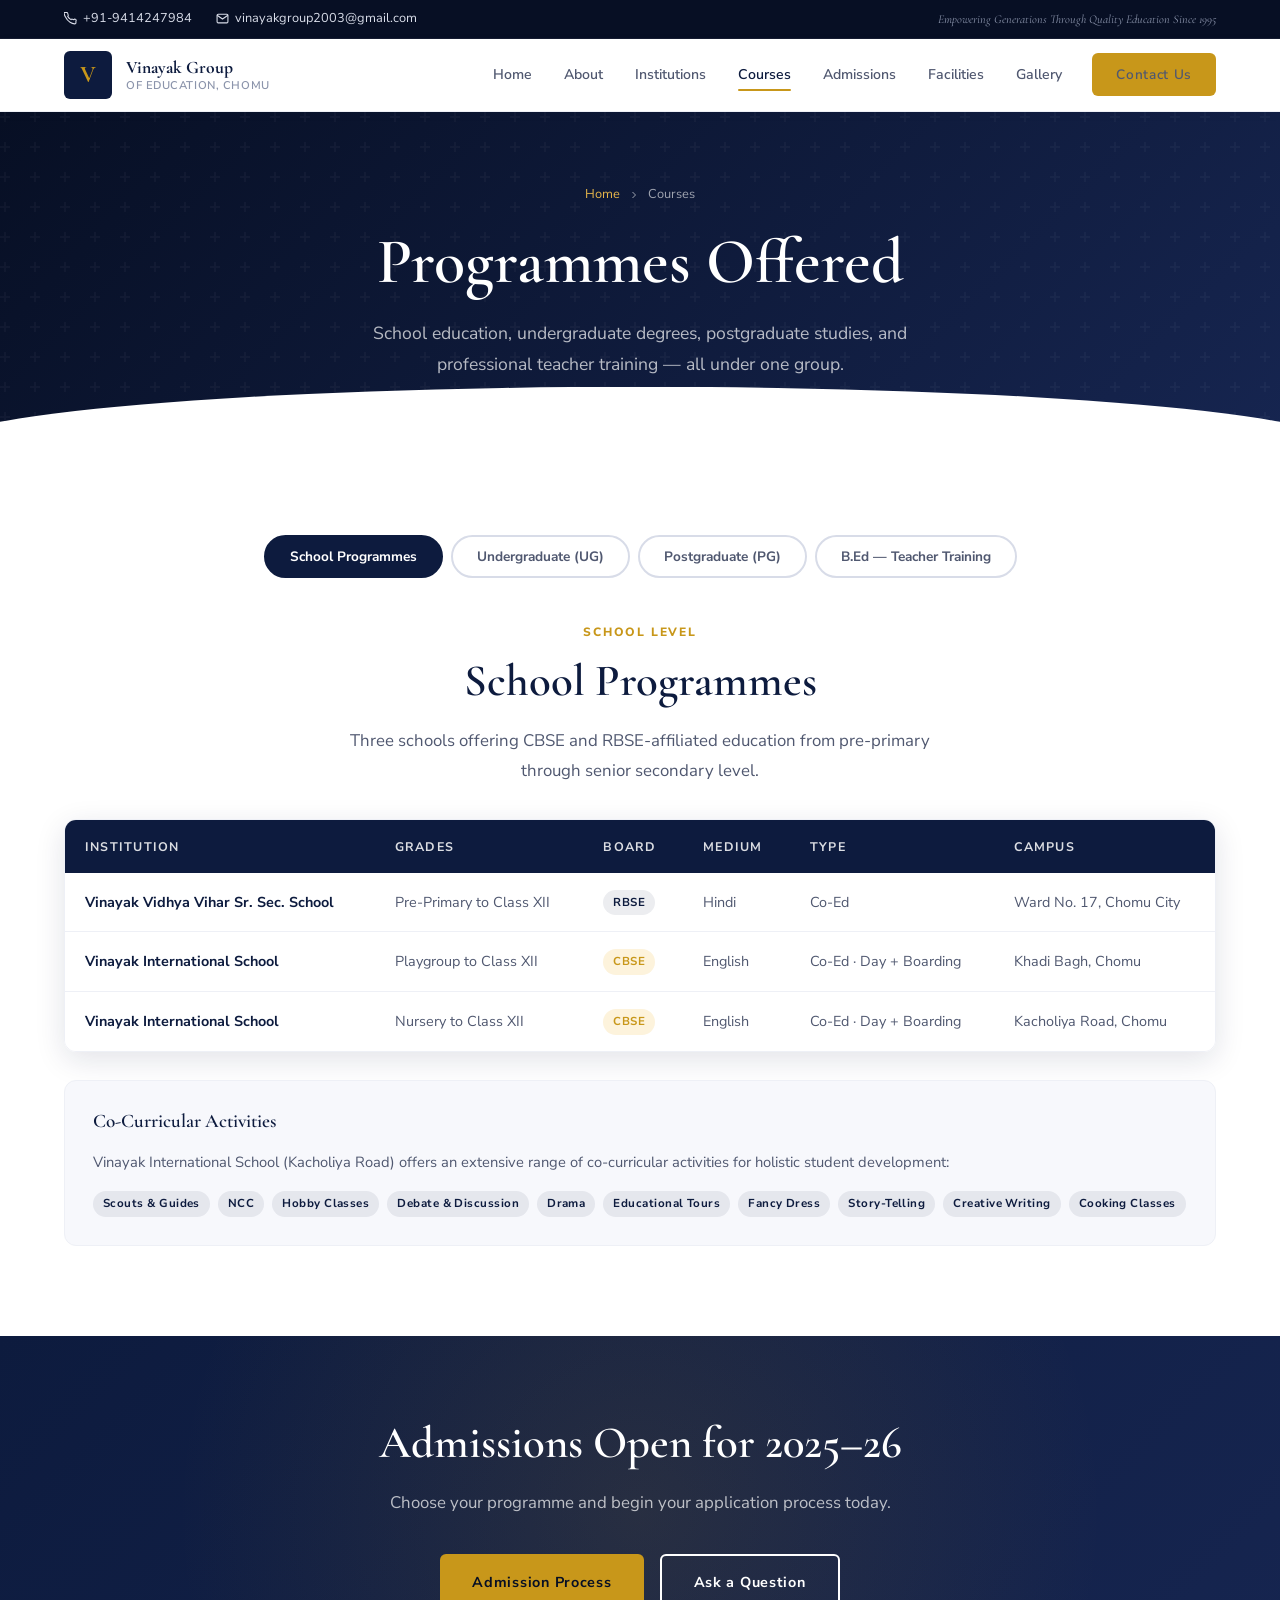
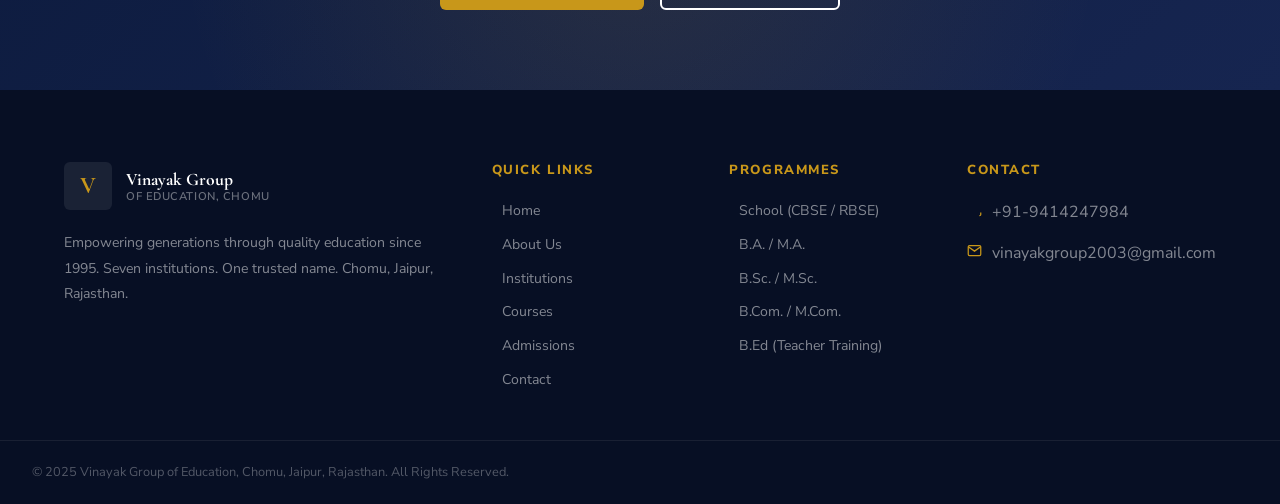
<file: courses.html>
<!DOCTYPE html>
<html lang="en">
<head>
  <meta charset="UTF-8" />
  <meta name="viewport" content="width=device-width, initial-scale=1.0" />
  <title>Courses Offered — Vinayak Group of Education, Chomu, Jaipur</title>
  <meta name="description" content="Browse all UG, PG, and teacher training courses at Vinayak Group — B.A., B.Sc., B.Com., M.A., M.Sc., M.Com., B.Ed in Chomu, Jaipur." />
  <link rel="stylesheet" href="css/style.css" />
</head>
<body>

  <!-- TOP BAR -->
  <div class="topbar">
    <div class="container">
      <div class="topbar__inner">
        <div class="topbar__contact">
          <a href="tel:+919414247984">
            <svg viewBox="0 0 24 24" fill="none" stroke="currentColor" stroke-width="2"><path d="M22 16.92v3a2 2 0 01-2.18 2 19.79 19.79 0 01-8.63-3.07A19.5 19.5 0 013.07 9.82a19.79 19.79 0 01-3.07-8.63A2 2 0 012 1h3a2 2 0 012 1.72c.127.96.361 1.903.7 2.81a2 2 0 01-.45 2.11L6.91 8.1a16 16 0 006 6l.37-.3a2 2 0 012.11-.45c.907.339 1.85.573 2.81.7A2 2 0 0122 16.92z"/></svg>
            +91-9414247984
          </a>
          <a href="mailto:vinayakgroup2003@gmail.com">
            <svg viewBox="0 0 24 24" fill="none" stroke="currentColor" stroke-width="2"><path d="M4 4h16c1.1 0 2 .9 2 2v12c0 1.1-.9 2-2 2H4c-1.1 0-2-.9-2-2V6c0-1.1.9-2 2-2z"/><polyline points="22,6 12,13 2,6"/></svg>
            vinayakgroup2003@gmail.com
          </a>
        </div>
        <span class="topbar__tagline">Empowering Generations Through Quality Education Since 1995</span>
      </div>
    </div>
  </div>

  <!-- NAVBAR -->
  <nav class="navbar">
    <div class="container">
      <div class="navbar__inner">
        <a href="index.html" class="navbar__logo">
          <div class="navbar__logo-icon"><span>V</span></div>
          <div class="navbar__logo-text">
            <span class="name">Vinayak Group</span>
            <span class="sub">of Education, Chomu</span>
          </div>
        </a>
        <div class="navbar__links">
          <a href="index.html">Home</a>
          <a href="about.html">About</a>
          <a href="institutions.html">Institutions</a>
          <a href="courses.html">Courses</a>
          <a href="admissions.html">Admissions</a>
          <a href="facilities.html">Facilities</a>
          <a href="gallery.html">Gallery</a>
          <a href="contact.html" class="btn btn-primary btn-sm">Contact Us</a>
        </div>
        <button class="navbar__toggle"><span></span><span></span><span></span></button>
      </div>
    </div>
    <div class="navbar__mobile">
      <a href="index.html">Home</a><a href="about.html">About</a>
      <a href="institutions.html">Institutions</a><a href="courses.html">Courses</a>
      <a href="admissions.html">Admissions</a><a href="facilities.html">Facilities</a>
      <a href="gallery.html">Gallery</a><a href="contact.html">Contact Us</a>
    </div>
  </nav>

  <!-- PAGE HERO -->
  <section class="page-hero">
    <div class="container">
      <div class="page-hero__inner">
        <div class="page-hero__breadcrumb">
          <a href="index.html">Home</a>
          <svg viewBox="0 0 24 24" fill="none" stroke="currentColor" stroke-width="2"><polyline points="9 18 15 12 9 6"/></svg>
          <span>Courses</span>
        </div>
        <h1>Programmes Offered</h1>
        <p>School education, undergraduate degrees, postgraduate studies, and professional teacher training — all under one group.</p>
      </div>
    </div>
  </section>

  <!-- COURSES SECTION -->
  <section class="courses-section">
    <div class="container">

      <!-- TABS -->
      <div class="course-tabs reveal">
        <button class="course-tab active" data-tab="tab-school">School Programmes</button>
        <button class="course-tab" data-tab="tab-ug">Undergraduate (UG)</button>
        <button class="course-tab" data-tab="tab-pg">Postgraduate (PG)</button>
        <button class="course-tab" data-tab="tab-bed">B.Ed — Teacher Training</button>
      </div>

      <!-- SCHOOL -->
      <div class="course-panel active" id="tab-school">
        <div class="section-heading reveal" style="margin-bottom:32px;">
          <span class="eyebrow">School Level</span>
          <h2>School Programmes</h2>
          <p>Three schools offering CBSE and RBSE-affiliated education from pre-primary through senior secondary level.</p>
        </div>
        <div class="course-table-wrap reveal">
          <table class="course-table">
            <thead>
              <tr>
                <th>Institution</th>
                <th>Grades</th>
                <th>Board</th>
                <th>Medium</th>
                <th>Type</th>
                <th>Campus</th>
              </tr>
            </thead>
            <tbody>
              <tr>
                <td>Vinayak Vidhya Vihar Sr. Sec. School</td>
                <td>Pre-Primary to Class XII</td>
                <td><span class="badge badge-navy">RBSE</span></td>
                <td>Hindi</td>
                <td>Co-Ed</td>
                <td>Ward No. 17, Chomu City</td>
              </tr>
              <tr>
                <td>Vinayak International School</td>
                <td>Playgroup to Class XII</td>
                <td><span class="badge badge-gold">CBSE</span></td>
                <td>English</td>
                <td>Co-Ed · Day + Boarding</td>
                <td>Khadi Bagh, Chomu</td>
              </tr>
              <tr>
                <td>Vinayak International School</td>
                <td>Nursery to Class XII</td>
                <td><span class="badge badge-gold">CBSE</span></td>
                <td>English</td>
                <td>Co-Ed · Day + Boarding</td>
                <td>Kacholiya Road, Chomu</td>
              </tr>
            </tbody>
          </table>
        </div>
        <div class="reveal" style="margin-top:28px;background:var(--off-white);border-radius:12px;padding:28px;border:1px solid var(--gray-100);">
          <h4 style="margin-bottom:16px;">Co-Curricular Activities</h4>
          <p style="margin-bottom:16px;font-size:0.92rem;">Vinayak International School (Kacholiya Road) offers an extensive range of co-curricular activities for holistic student development:</p>
          <div style="display:flex;flex-wrap:wrap;gap:8px;">
            <span class="badge badge-navy">Scouts & Guides</span>
            <span class="badge badge-navy">NCC</span>
            <span class="badge badge-navy">Hobby Classes</span>
            <span class="badge badge-navy">Debate & Discussion</span>
            <span class="badge badge-navy">Drama</span>
            <span class="badge badge-navy">Educational Tours</span>
            <span class="badge badge-navy">Fancy Dress</span>
            <span class="badge badge-navy">Story-Telling</span>
            <span class="badge badge-navy">Creative Writing</span>
            <span class="badge badge-navy">Cooking Classes</span>
          </div>
        </div>
      </div>

      <!-- UG -->
      <div class="course-panel" id="tab-ug">
        <div class="section-heading reveal" style="margin-bottom:32px;">
          <span class="eyebrow">3-Year Degree</span>
          <h2>Undergraduate Programmes</h2>
          <p>Offered at Vinayak PG College, Vinayak Girls College, and Vinayak International College — affiliated to the University of Rajasthan, Jaipur.</p>
        </div>

        <h3 class="reveal" style="margin-bottom:20px;padding-left:4px;">Bachelor of Arts — B.A. (3 Years)</h3>
        <div class="course-table-wrap reveal">
          <table class="course-table">
            <thead>
              <tr><th>#</th><th>Subject / Specialisation</th><th>Available At</th><th>Duration</th></tr>
            </thead>
            <tbody>
              <tr><td>1</td><td>Drawing & Painting</td><td>Vinayak PG College</td><td>3 Years</td></tr>
              <tr><td>2</td><td>Economics</td><td>Vinayak PG College · Girls College · International College</td><td>3 Years</td></tr>
              <tr><td>3</td><td>English</td><td>Vinayak PG College · Girls College · International College</td><td>3 Years</td></tr>
              <tr><td>4</td><td>Geography</td><td>Vinayak PG College · Girls College</td><td>3 Years</td></tr>
              <tr><td>5</td><td>Hindi</td><td>Vinayak PG College · Girls College · International College</td><td>3 Years</td></tr>
              <tr><td>6</td><td>History</td><td>Vinayak PG College · Girls College</td><td>3 Years</td></tr>
              <tr><td>7</td><td>Home Science</td><td>Vinayak PG College</td><td>3 Years</td></tr>
              <tr><td>8</td><td>Mathematics</td><td>Vinayak PG College</td><td>3 Years</td></tr>
              <tr><td>9</td><td>Political Science</td><td>Vinayak PG College · Girls College · International College</td><td>3 Years</td></tr>
              <tr><td>10</td><td>Public Administration</td><td>Vinayak PG College</td><td>3 Years</td></tr>
              <tr><td>11</td><td>Sanskrit</td><td>Vinayak PG College · Girls College</td><td>3 Years</td></tr>
              <tr><td>12</td><td>Sociology</td><td>Vinayak PG College · Girls College · International College</td><td>3 Years</td></tr>
            </tbody>
          </table>
        </div>

        <h3 class="reveal" style="margin:36px 0 20px;padding-left:4px;">Bachelor of Science — B.Sc. (3 Years)</h3>
        <div class="course-table-wrap reveal">
          <table class="course-table">
            <thead>
              <tr><th>#</th><th>Subject Group / Specialisation</th><th>Available At</th><th>Duration</th></tr>
            </thead>
            <tbody>
              <tr><td>1</td><td>Botany – Zoology – Chemistry (BZC)</td><td>Vinayak PG College · Girls College</td><td>3 Years</td></tr>
              <tr><td>2</td><td>Mathematics – Physics – Chemistry (MPC)</td><td>Vinayak PG College · Girls College</td><td>3 Years</td></tr>
              <tr><td>3</td><td>Geography</td><td>Vinayak PG College</td><td>3 Years</td></tr>
            </tbody>
          </table>
        </div>

        <h3 class="reveal" style="margin:36px 0 20px;padding-left:4px;">Bachelor of Commerce — B.Com. (3 Years)</h3>
        <div class="course-table-wrap reveal">
          <table class="course-table">
            <thead>
              <tr><th>#</th><th>Specialisation</th><th>Available At</th><th>Duration</th></tr>
            </thead>
            <tbody>
              <tr><td>1</td><td>Business Administration</td><td>Vinayak PG College · Girls College · International College</td><td>3 Years</td></tr>
              <tr><td>2</td><td>Accountancy & Business Statistics</td><td>Vinayak PG College · Girls College · International College</td><td>3 Years</td></tr>
              <tr><td>3</td><td>Economic Administration & Financial Management (EAFM)</td><td>Vinayak PG College · Girls College</td><td>3 Years</td></tr>
            </tbody>
          </table>
        </div>
      </div>

      <!-- PG -->
      <div class="course-panel" id="tab-pg">
        <div class="section-heading reveal" style="margin-bottom:32px;">
          <span class="eyebrow">2-Year Degree</span>
          <h2>Postgraduate Programmes</h2>
          <p>Offered at Vinayak PG College and Vinayak Girls College — affiliated to the University of Rajasthan, Jaipur.</p>
        </div>

        <h3 class="reveal" style="margin-bottom:20px;padding-left:4px;">Master of Arts — M.A. (2 Years)</h3>
        <div class="course-table-wrap reveal">
          <table class="course-table">
            <thead>
              <tr><th>#</th><th>Subject / Specialisation</th><th>Available At</th><th>Duration</th></tr>
            </thead>
            <tbody>
              <tr><td>1</td><td>Drawing & Painting</td><td>Vinayak PG College</td><td>2 Years</td></tr>
              <tr><td>2</td><td>Economics</td><td>Vinayak PG College · Girls College</td><td>2 Years</td></tr>
              <tr><td>3</td><td>English</td><td>Vinayak PG College · Girls College</td><td>2 Years</td></tr>
              <tr><td>4</td><td>Geography</td><td>Vinayak PG College · Girls College</td><td>2 Years</td></tr>
              <tr><td>5</td><td>Hindi</td><td>Vinayak PG College · Girls College</td><td>2 Years</td></tr>
              <tr><td>6</td><td>Political Science</td><td>Vinayak PG College · Girls College</td><td>2 Years</td></tr>
              <tr><td>7</td><td>Sociology</td><td>Vinayak PG College · Girls College</td><td>2 Years</td></tr>
            </tbody>
          </table>
        </div>

        <h3 class="reveal" style="margin:36px 0 20px;padding-left:4px;">Master of Science — M.Sc. (2 Years)</h3>
        <div class="course-table-wrap reveal">
          <table class="course-table">
            <thead>
              <tr><th>#</th><th>Subject / Specialisation</th><th>Available At</th><th>Duration</th></tr>
            </thead>
            <tbody>
              <tr><td>1</td><td>Botany</td><td>Vinayak PG College · Girls College</td><td>2 Years</td></tr>
              <tr><td>2</td><td>Chemistry</td><td>Vinayak PG College · Girls College</td><td>2 Years</td></tr>
              <tr><td>3</td><td>Zoology</td><td>Vinayak PG College · Girls College</td><td>2 Years</td></tr>
            </tbody>
          </table>
        </div>

        <h3 class="reveal" style="margin:36px 0 20px;padding-left:4px;">Master of Commerce — M.Com. (2 Years)</h3>
        <div class="course-table-wrap reveal">
          <table class="course-table">
            <thead>
              <tr><th>#</th><th>Specialisation</th><th>Available At</th><th>Duration</th></tr>
            </thead>
            <tbody>
              <tr><td>1</td><td>Accountancy & Business Statistics</td><td>Vinayak PG College</td><td>2 Years</td></tr>
              <tr><td>2</td><td>Business Administration</td><td>Vinayak PG College</td><td>2 Years</td></tr>
            </tbody>
          </table>
        </div>
      </div>

      <!-- B.ED -->
      <div class="course-panel" id="tab-bed">
        <div class="section-heading reveal" style="margin-bottom:32px;">
          <span class="eyebrow">Professional Degree</span>
          <h2>Bachelor of Education — B.Ed</h2>
          <p>Offered at Shri Vinayak College of Education — NCTE Approved, University of Rajasthan Affiliated.</p>
        </div>
        <div class="course-table-wrap reveal">
          <table class="course-table">
            <thead>
              <tr><th>Programme</th><th>Duration</th><th>Eligibility</th><th>Admission Mode</th><th>Fee</th><th>Approval</th></tr>
            </thead>
            <tbody>
              <tr>
                <td>Bachelor of Education (B.Ed)</td>
                <td>2 Years</td>
                <td>Graduation with minimum 50% marks</td>
                <td><span class="badge badge-gold">PTET Counseling</span></td>
                <td>As per Govt. of Rajasthan Norms</td>
                <td>NCTE, New Delhi + Govt. of Rajasthan</td>
              </tr>
            </tbody>
          </table>
        </div>
        <div class="reveal" style="margin-top:32px;display:grid;grid-template-columns:1fr 1fr 1fr;gap:20px;">
          <div style="background:var(--navy);border-radius:12px;padding:28px;text-align:center;">
            <span style="font-family:var(--font-display);font-size:2rem;font-weight:700;color:var(--gold-light);display:block;margin-bottom:8px;">2 Yrs</span>
            <span style="font-size:0.8rem;font-weight:700;color:rgba(255,255,255,0.6);letter-spacing:0.1em;text-transform:uppercase;">Duration</span>
          </div>
          <div style="background:var(--navy);border-radius:12px;padding:28px;text-align:center;">
            <span style="font-family:var(--font-display);font-size:2rem;font-weight:700;color:var(--gold-light);display:block;margin-bottom:8px;">50%</span>
            <span style="font-size:0.8rem;font-weight:700;color:rgba(255,255,255,0.6);letter-spacing:0.1em;text-transform:uppercase;">Min. Graduation Marks</span>
          </div>
          <div style="background:var(--navy);border-radius:12px;padding:28px;text-align:center;">
            <span style="font-family:var(--font-display);font-size:2rem;font-weight:700;color:var(--gold-light);display:block;margin-bottom:8px;">PTET</span>
            <span style="font-size:0.8rem;font-weight:700;color:rgba(255,255,255,0.6);letter-spacing:0.1em;text-transform:uppercase;">Admission via Counseling</span>
          </div>
        </div>
        <div class="reveal" style="margin-top:24px;background:var(--gold-pale);border-radius:12px;padding:24px;border:1px solid rgba(200,151,26,0.2);">
          <p style="font-size:0.92rem;color:var(--navy);font-weight:600;margin:0;">
            <strong>Important:</strong> Admission to the B.Ed programme is strictly through the PTET (Pre Teacher Education Test) Counseling process conducted by the Government of Rajasthan. Students must obtain a qualifying rank in PTET and participate in the official counseling process to secure a seat at Shri Vinayak College of Education.
          </p>
        </div>
      </div>

    </div>
  </section>

  <!-- CTA -->
  <section class="cta-banner">
    <div class="container">
      <div class="cta-banner__inner">
        <h2>Admissions Open for 2025–26</h2>
        <p>Choose your programme and begin your application process today.</p>
        <div class="cta-banner__actions">
          <a href="admissions.html" class="btn btn-primary">Admission Process</a>
          <a href="contact.html" class="btn btn-outline">Ask a Question</a>
        </div>
      </div>
    </div>
  </section>

  <!-- FOOTER -->
  <footer class="footer">
    <div class="container">
      <div class="footer__grid">
        <div class="footer__brand">
          <a href="index.html" class="navbar__logo">
            <div class="navbar__logo-icon"><span>V</span></div>
            <div class="navbar__logo-text">
              <span class="name">Vinayak Group</span>
              <span class="sub">of Education, Chomu</span>
            </div>
          </a>
          <p>Empowering generations through quality education since 1995. Seven institutions. One trusted name. Chomu, Jaipur, Rajasthan.</p>
        </div>
        <div class="footer__col">
          <h4>Quick Links</h4>
          <div class="footer__links">
            <a href="index.html">Home</a><a href="about.html">About Us</a>
            <a href="institutions.html">Institutions</a><a href="courses.html">Courses</a>
            <a href="admissions.html">Admissions</a><a href="contact.html">Contact</a>
          </div>
        </div>
        <div class="footer__col">
          <h4>Programmes</h4>
          <div class="footer__links">
            <a href="courses.html">School (CBSE / RBSE)</a>
            <a href="courses.html">B.A. / M.A.</a>
            <a href="courses.html">B.Sc. / M.Sc.</a>
            <a href="courses.html">B.Com. / M.Com.</a>
            <a href="courses.html">B.Ed (Teacher Training)</a>
          </div>
        </div>
        <div class="footer__col">
          <h4>Contact</h4>
          <div class="footer__contact-item">
            <svg viewBox="0 0 24 24" fill="none" stroke="currentColor" stroke-width="2"><path d="M22 16.92v3a2 2 0 01-2.18 2"/></svg>
            <a href="tel:+919414247984">+91-9414247984</a>
          </div>
          <div class="footer__contact-item">
            <svg viewBox="0 0 24 24" fill="none" stroke="currentColor" stroke-width="2"><path d="M4 4h16c1.1 0 2 .9 2 2v12c0 1.1-.9 2-2 2H4c-1.1 0-2-.9-2-2V6c0-1.1.9-2 2-2z"/><polyline points="22,6 12,13 2,6"/></svg>
            <a href="mailto:vinayakgroup2003@gmail.com">vinayakgroup2003@gmail.com</a>
          </div>
        </div>
      </div>
    </div>
    <div class="footer__bottom" style="padding:20px 32px;">
      <p>© 2025 Vinayak Group of Education, Chomu, Jaipur, Rajasthan. All Rights Reserved.</p>
    </div>
  </footer>

  <script src="js/script.js"></script>
</body>
</html>
</file>
<file: css/style.css>
/* ============================================================
   VINAYAK GROUP OF EDUCATION — PREMIUM STYLESHEET
   Design: Refined Academic | Navy + Gold + White
   ============================================================ */

@import url('https://fonts.googleapis.com/css2?family=Cormorant+Garamond:ital,wght@0,400;0,500;0,600;0,700;1,400;1,600&family=Nunito+Sans:wght@300;400;600;700;800&display=swap');

/* ─── CSS VARIABLES ─────────────────────────────────────── */
:root {
  --navy:      #0D1B3E;
  --navy-dark: #070F24;
  --navy-mid:  #162550;
  --gold:      #C8971A;
  --gold-light:#E4B44A;
  --gold-pale: #FDF3DC;
  --white:     #FFFFFF;
  --off-white: #F7F8FC;
  --gray-100:  #EEF0F6;
  --gray-200:  #D8DCE8;
  --gray-400:  #8B94AB;
  --gray-600:  #505870;
  --gray-800:  #2A2F42;
  --shadow-sm: 0 2px 8px rgba(13,27,62,0.08);
  --shadow-md: 0 8px 30px rgba(13,27,62,0.12);
  --shadow-lg: 0 20px 60px rgba(13,27,62,0.18);
  --shadow-gold: 0 4px 20px rgba(200,151,26,0.25);
  --radius-sm: 6px;
  --radius-md: 12px;
  --radius-lg: 20px;
  --transition: 0.3s cubic-bezier(0.4, 0, 0.2, 1);
  --font-display: 'Cormorant Garamond', Georgia, serif;
  --font-body:    'Nunito Sans', 'Segoe UI', sans-serif;
}

/* ─── RESET & BASE ───────────────────────────────────────── */
*, *::before, *::after { box-sizing: border-box; margin: 0; padding: 0; }

html { scroll-behavior: smooth; font-size: 16px; }

body {
  font-family: var(--font-body);
  color: var(--gray-800);
  background: var(--white);
  line-height: 1.7;
  overflow-x: hidden;
}

img { max-width: 100%; height: auto; display: block; }
a  { text-decoration: none; color: inherit; }
ul { list-style: none; }
button { font-family: var(--font-body); cursor: pointer; border: none; }

/* ─── TYPOGRAPHY ─────────────────────────────────────────── */
h1, h2, h3, h4, h5 {
  font-family: var(--font-display);
  color: var(--navy);
  line-height: 1.25;
  font-weight: 600;
}
h1 { font-size: clamp(2.4rem, 5vw, 4rem); }
h2 { font-size: clamp(1.8rem, 3.5vw, 2.8rem); }
h3 { font-size: clamp(1.3rem, 2.5vw, 1.7rem); }
h4 { font-size: 1.2rem; }
p  { color: var(--gray-600); line-height: 1.8; }

/* ─── UTILITY CLASSES ────────────────────────────────────── */
.container        { max-width: 1200px; margin: 0 auto; padding: 0 24px; }
.container--wide  { max-width: 1400px; margin: 0 auto; padding: 0 32px; }
.text-center      { text-align: center; }
.text-gold        { color: var(--gold); }
.text-navy        { color: var(--navy); }
.text-white       { color: var(--white); }
.section-pad      { padding: 90px 0; }
.section-pad-sm   { padding: 60px 0; }
.bg-off-white     { background: var(--off-white); }
.bg-navy          { background: var(--navy); }
.bg-navy-dark     { background: var(--navy-dark); }

/* Section heading block */
.section-heading {
  text-align: center;
  margin-bottom: 56px;
}
.section-heading .eyebrow {
  display: inline-block;
  font-family: var(--font-body);
  font-size: 0.75rem;
  font-weight: 800;
  letter-spacing: 0.15em;
  text-transform: uppercase;
  color: var(--gold);
  margin-bottom: 12px;
}
.section-heading h2 {
  margin-bottom: 16px;
}
.section-heading p {
  max-width: 600px;
  margin: 0 auto;
  font-size: 1.05rem;
}
.section-heading .divider {
  width: 60px;
  height: 3px;
  background: linear-gradient(90deg, var(--gold), var(--gold-light));
  margin: 20px auto 0;
  border-radius: 2px;
}

/* Buttons */
.btn {
  display: inline-flex;
  align-items: center;
  gap: 8px;
  padding: 14px 32px;
  border-radius: var(--radius-sm);
  font-family: var(--font-body);
  font-size: 0.9rem;
  font-weight: 700;
  letter-spacing: 0.05em;
  transition: all var(--transition);
  cursor: pointer;
}
.btn-primary {
  background: var(--gold);
  color: var(--navy-dark);
}
.btn-primary:hover {
  background: var(--gold-light);
  transform: translateY(-2px);
  box-shadow: var(--shadow-gold);
}
.btn-outline {
  background: transparent;
  border: 2px solid var(--white);
  color: var(--white);
}
.btn-outline:hover {
  background: var(--white);
  color: var(--navy);
  transform: translateY(-2px);
}
.btn-navy {
  background: var(--navy);
  color: var(--white);
}
.btn-navy:hover {
  background: var(--navy-mid);
  transform: translateY(-2px);
  box-shadow: var(--shadow-md);
}
.btn-sm {
  padding: 10px 22px;
  font-size: 0.82rem;
}
.btn svg { width: 16px; height: 16px; }

/* ─── TOPBAR ─────────────────────────────────────────────── */
.topbar {
  background: var(--navy-dark);
  padding: 8px 0;
  border-bottom: 1px solid rgba(255,255,255,0.06);
}
.topbar__inner {
  display: flex;
  align-items: center;
  justify-content: space-between;
  gap: 16px;
}
.topbar__contact {
  display: flex;
  gap: 24px;
  align-items: center;
}
.topbar__contact a {
  color: var(--gray-200);
  font-size: 0.8rem;
  display: flex;
  align-items: center;
  gap: 6px;
  transition: color var(--transition);
}
.topbar__contact a:hover { color: var(--gold-light); }
.topbar__contact svg { width: 13px; height: 13px; }
.topbar__tagline {
  font-size: 0.75rem;
  color: var(--gray-400);
  font-style: italic;
  font-family: var(--font-display);
}

/* ─── NAVBAR ─────────────────────────────────────────────── */
.navbar {
  position: sticky;
  top: 0;
  z-index: 1000;
  background: var(--white);
  border-bottom: 1px solid var(--gray-100);
  box-shadow: var(--shadow-sm);
  transition: box-shadow var(--transition);
}
.navbar.scrolled {
  box-shadow: 0 4px 24px rgba(13,27,62,0.15);
}
.navbar__inner {
  display: flex;
  align-items: center;
  justify-content: space-between;
  height: 72px;
}

/* Logo */
.navbar__logo {
  display: flex;
  align-items: center;
  gap: 14px;
  text-decoration: none;
}
.navbar__logo-icon {
  width: 48px;
  height: 48px;
  background: var(--navy);
  border-radius: var(--radius-sm);
  display: flex;
  align-items: center;
  justify-content: center;
  flex-shrink: 0;
}
.navbar__logo-icon span {
  font-family: var(--font-display);
  font-size: 1.5rem;
  font-weight: 700;
  color: var(--gold);
  line-height: 1;
}
.navbar__logo-text { line-height: 1.2; }
.navbar__logo-text .name {
  font-family: var(--font-display);
  font-size: 1.1rem;
  font-weight: 700;
  color: var(--navy);
  display: block;
}
.navbar__logo-text .sub {
  font-size: 0.7rem;
  font-weight: 600;
  color: var(--gray-400);
  letter-spacing: 0.05em;
  text-transform: uppercase;
  display: block;
}

/* Nav links */
.navbar__links {
  display: flex;
  align-items: center;
  gap: 4px;
}
.navbar__links a {
  font-size: 0.88rem;
  font-weight: 600;
  color: var(--gray-600);
  padding: 8px 14px;
  border-radius: var(--radius-sm);
  transition: all var(--transition);
  position: relative;
}
.navbar__links a::after {
  content: '';
  position: absolute;
  bottom: 4px;
  left: 14px;
  right: 14px;
  height: 2px;
  background: var(--gold);
  transform: scaleX(0);
  transition: transform var(--transition);
  border-radius: 2px;
}
.navbar__links a:hover,
.navbar__links a.active {
  color: var(--navy);
}
.navbar__links a:hover::after,
.navbar__links a.active::after {
  transform: scaleX(1);
}
.navbar__links .btn {
  margin-left: 12px;
  padding: 10px 24px;
  font-size: 0.85rem;
}

/* Hamburger */
.navbar__toggle {
  display: none;
  flex-direction: column;
  gap: 5px;
  padding: 8px;
  cursor: pointer;
  background: none;
}
.navbar__toggle span {
  display: block;
  width: 24px;
  height: 2px;
  background: var(--navy);
  border-radius: 2px;
  transition: all var(--transition);
}
.navbar__toggle.open span:nth-child(1) { transform: translateY(7px) rotate(45deg); }
.navbar__toggle.open span:nth-child(2) { opacity: 0; transform: scaleX(0); }
.navbar__toggle.open span:nth-child(3) { transform: translateY(-7px) rotate(-45deg); }

/* Mobile menu */
.navbar__mobile {
  display: none;
  flex-direction: column;
  padding: 16px 24px 24px;
  background: var(--white);
  border-top: 1px solid var(--gray-100);
  gap: 4px;
}
.navbar__mobile.open { display: flex; }
.navbar__mobile a {
  font-size: 0.95rem;
  font-weight: 600;
  color: var(--gray-600);
  padding: 12px 0;
  border-bottom: 1px solid var(--gray-100);
  transition: color var(--transition);
}
.navbar__mobile a:last-child { border-bottom: none; }
.navbar__mobile a:hover, .navbar__mobile a.active { color: var(--navy); }

/* ─── PAGE HERO ──────────────────────────────────────────── */
.page-hero {
  background: linear-gradient(135deg, var(--navy-dark) 0%, var(--navy-mid) 100%);
  padding: 72px 0 64px;
  position: relative;
  overflow: hidden;
}
.page-hero::before {
  content: '';
  position: absolute;
  inset: 0;
  background: url("data:image/svg+xml,%3Csvg width='60' height='60' viewBox='0 0 60 60' xmlns='http://www.w3.org/2000/svg'%3E%3Cg fill='none' fill-rule='evenodd'%3E%3Cg fill='%23ffffff' fill-opacity='0.03'%3E%3Cpath d='M36 34v-4h-2v4h-4v2h4v4h2v-4h4v-2h-4zm0-30V0h-2v4h-4v2h4v4h2V6h4V4h-4zM6 34v-4H4v4H0v2h4v4h2v-4h4v-2H6zM6 4V0H4v4H0v2h4v4h2V6h4V4H6z'/%3E%3C/g%3E%3C/g%3E%3C/svg%3E");
}
.page-hero::after {
  content: '';
  position: absolute;
  bottom: -2px;
  left: 0;
  right: 0;
  height: 60px;
  background: var(--white);
  clip-path: ellipse(55% 100% at 50% 100%);
}
.page-hero__inner {
  position: relative;
  z-index: 1;
  text-align: center;
}
.page-hero__breadcrumb {
  display: flex;
  align-items: center;
  justify-content: center;
  gap: 8px;
  font-size: 0.8rem;
  color: rgba(255,255,255,0.6);
  margin-bottom: 16px;
}
.page-hero__breadcrumb a { color: var(--gold-light); transition: color var(--transition); }
.page-hero__breadcrumb a:hover { color: var(--white); }
.page-hero__breadcrumb svg { width: 12px; height: 12px; }
.page-hero h1 {
  color: var(--white);
  margin-bottom: 16px;
}
.page-hero p {
  color: rgba(255,255,255,0.7);
  font-size: 1.1rem;
  max-width: 560px;
  margin: 0 auto;
}

/* ─── HOME HERO ──────────────────────────────────────────── */
.hero {
  position: relative;
  min-height: 100vh;
  display: flex;
  align-items: center;
  overflow: hidden;
  background: var(--navy-dark);
}
.hero__bg {
  position: absolute;
  inset: 0;
}
.hero__bg img {
  width: 100%;
  height: 100%;
  object-fit: cover;
  opacity: 0.25;
}
.hero__overlay {
  position: absolute;
  inset: 0;
  background: linear-gradient(
    135deg,
    rgba(7,15,36,0.95) 0%,
    rgba(13,27,62,0.85) 50%,
    rgba(22,37,80,0.7) 100%
  );
}
.hero__pattern {
  position: absolute;
  inset: 0;
  background-image: radial-gradient(circle at 20% 50%, rgba(200,151,26,0.08) 0%, transparent 50%),
                    radial-gradient(circle at 80% 20%, rgba(200,151,26,0.05) 0%, transparent 40%);
}
.hero__inner {
  position: relative;
  z-index: 2;
  padding: 120px 0 100px;
  width: 100%;
}
.hero__content {
  max-width: 760px;
}
.hero__eyebrow {
  display: inline-flex;
  align-items: center;
  gap: 10px;
  font-size: 0.78rem;
  font-weight: 800;
  letter-spacing: 0.2em;
  text-transform: uppercase;
  color: var(--gold);
  margin-bottom: 24px;
  opacity: 0;
  animation: fadeUp 0.7s 0.2s ease forwards;
}
.hero__eyebrow::before,
.hero__eyebrow::after {
  content: '';
  display: block;
  width: 30px;
  height: 1px;
  background: var(--gold);
  opacity: 0.6;
}
.hero h1 {
  color: var(--white);
  font-size: clamp(2.8rem, 6vw, 4.8rem);
  line-height: 1.1;
  margin-bottom: 24px;
  opacity: 0;
  animation: fadeUp 0.7s 0.4s ease forwards;
}
.hero h1 em {
  font-style: italic;
  color: var(--gold-light);
}
.hero__sub {
  font-size: 1.1rem;
  color: rgba(255,255,255,0.75);
  line-height: 1.8;
  margin-bottom: 40px;
  max-width: 580px;
  opacity: 0;
  animation: fadeUp 0.7s 0.6s ease forwards;
}
.hero__actions {
  display: flex;
  flex-wrap: wrap;
  gap: 16px;
  opacity: 0;
  animation: fadeUp 0.7s 0.8s ease forwards;
}
.hero__stats {
  display: flex;
  gap: 48px;
  margin-top: 64px;
  padding-top: 40px;
  border-top: 1px solid rgba(255,255,255,0.12);
  opacity: 0;
  animation: fadeUp 0.7s 1s ease forwards;
}
.hero__stat .number {
  font-family: var(--font-display);
  font-size: 2.4rem;
  font-weight: 700;
  color: var(--gold-light);
  line-height: 1;
  display: block;
}
.hero__stat .label {
  font-size: 0.78rem;
  font-weight: 600;
  color: rgba(255,255,255,0.5);
  letter-spacing: 0.08em;
  text-transform: uppercase;
  margin-top: 6px;
  display: block;
}
.hero__scroll {
  position: absolute;
  bottom: 36px;
  left: 50%;
  transform: translateX(-50%);
  z-index: 2;
  display: flex;
  flex-direction: column;
  align-items: center;
  gap: 8px;
  opacity: 0;
  animation: fadeIn 1s 1.4s ease forwards;
}
.hero__scroll span {
  font-size: 0.7rem;
  letter-spacing: 0.15em;
  text-transform: uppercase;
  color: rgba(255,255,255,0.4);
}
.hero__scroll-line {
  width: 1px;
  height: 40px;
  background: linear-gradient(to bottom, rgba(255,255,255,0.3), transparent);
  animation: scrollPulse 2s infinite;
}

/* ─── ANNOUNCEMENT TICKER ────────────────────────────────── */
.ticker {
  background: var(--gold);
  padding: 10px 0;
  overflow: hidden;
  white-space: nowrap;
}
.ticker__track {
  display: inline-flex;
  gap: 60px;
  animation: ticker 30s linear infinite;
}
.ticker__item {
  font-size: 0.82rem;
  font-weight: 700;
  color: var(--navy-dark);
  display: inline-flex;
  align-items: center;
  gap: 10px;
}
.ticker__item::before {
  content: '◆';
  font-size: 0.5rem;
  color: var(--navy-dark);
  opacity: 0.6;
}

/* ─── HIGHLIGHTS STRIP ───────────────────────────────────── */
.highlights {
  background: var(--white);
  padding: 0;
  position: relative;
  z-index: 2;
}
.highlights__grid {
  display: grid;
  grid-template-columns: repeat(4, 1fr);
  border-radius: var(--radius-md);
  overflow: hidden;
  box-shadow: var(--shadow-lg);
  margin-top: -40px;
}
.highlight-item {
  background: var(--white);
  padding: 32px 28px;
  display: flex;
  align-items: center;
  gap: 16px;
  border-right: 1px solid var(--gray-100);
  transition: background var(--transition);
}
.highlight-item:last-child { border-right: none; }
.highlight-item:hover { background: var(--gold-pale); }
.highlight-item__icon {
  width: 52px;
  height: 52px;
  background: var(--navy);
  border-radius: var(--radius-sm);
  display: flex;
  align-items: center;
  justify-content: center;
  flex-shrink: 0;
  transition: background var(--transition);
}
.highlight-item:hover .highlight-item__icon { background: var(--gold); }
.highlight-item__icon svg { width: 24px; height: 24px; color: var(--gold); }
.highlight-item:hover .highlight-item__icon svg { color: var(--navy); }
.highlight-item__text strong {
  display: block;
  font-size: 0.88rem;
  font-weight: 700;
  color: var(--navy);
  margin-bottom: 2px;
}
.highlight-item__text span {
  font-size: 0.78rem;
  color: var(--gray-400);
}

/* ─── ABOUT STRIP (HOME) ─────────────────────────────────── */
.about-home {
  padding: 100px 0;
}
.about-home__grid {
  display: grid;
  grid-template-columns: 1fr 1fr;
  gap: 72px;
  align-items: center;
}
.about-home__image-stack {
  position: relative;
}
.about-home__img-main {
  width: 100%;
  aspect-ratio: 4/3;
  object-fit: cover;
  border-radius: var(--radius-lg);
  box-shadow: var(--shadow-lg);
}
.about-home__img-accent {
  position: absolute;
  width: 48%;
  aspect-ratio: 1/1;
  object-fit: cover;
  border-radius: var(--radius-md);
  border: 4px solid var(--white);
  box-shadow: var(--shadow-md);
  bottom: -28px;
  right: -24px;
}
.about-home__badge {
  position: absolute;
  top: 24px;
  left: -20px;
  background: var(--navy);
  color: var(--white);
  padding: 20px 24px;
  border-radius: var(--radius-md);
  box-shadow: var(--shadow-md);
  text-align: center;
}
.about-home__badge .num {
  font-family: var(--font-display);
  font-size: 2.4rem;
  font-weight: 700;
  color: var(--gold);
  line-height: 1;
  display: block;
}
.about-home__badge .lbl {
  font-size: 0.72rem;
  font-weight: 600;
  letter-spacing: 0.08em;
  text-transform: uppercase;
  color: rgba(255,255,255,0.7);
  margin-top: 4px;
  display: block;
}
.about-home__content .eyebrow {
  display: inline-block;
  font-size: 0.75rem;
  font-weight: 800;
  letter-spacing: 0.18em;
  text-transform: uppercase;
  color: var(--gold);
  margin-bottom: 14px;
}
.about-home__content h2 { margin-bottom: 20px; }
.about-home__content p  { margin-bottom: 16px; font-size: 1.02rem; }
.about-home__features {
  display: grid;
  grid-template-columns: 1fr 1fr;
  gap: 14px;
  margin: 28px 0 36px;
}
.about-feature {
  display: flex;
  align-items: flex-start;
  gap: 10px;
}
.about-feature__dot {
  width: 8px;
  height: 8px;
  background: var(--gold);
  border-radius: 50%;
  margin-top: 8px;
  flex-shrink: 0;
}
.about-feature p {
  font-size: 0.88rem;
  font-weight: 600;
  color: var(--gray-600);
  margin: 0;
}

/* ─── INSTITUTIONS GRID ──────────────────────────────────── */
.inst-grid {
  display: grid;
  grid-template-columns: repeat(3, 1fr);
  gap: 28px;
}
.inst-card {
  background: var(--white);
  border-radius: var(--radius-md);
  overflow: hidden;
  box-shadow: var(--shadow-sm);
  border: 1px solid var(--gray-100);
  transition: all var(--transition);
  display: flex;
  flex-direction: column;
}
.inst-card:hover {
  transform: translateY(-6px);
  box-shadow: var(--shadow-lg);
  border-color: transparent;
}
.inst-card__image {
  height: 200px;
  overflow: hidden;
  position: relative;
}
.inst-card__image img {
  width: 100%;
  height: 100%;
  object-fit: cover;
  transition: transform 0.5s ease;
}
.inst-card:hover .inst-card__image img { transform: scale(1.05); }
.inst-card__badge {
  position: absolute;
  top: 14px;
  left: 14px;
  background: var(--gold);
  color: var(--navy-dark);
  font-size: 0.7rem;
  font-weight: 800;
  letter-spacing: 0.08em;
  text-transform: uppercase;
  padding: 4px 12px;
  border-radius: 30px;
}
.inst-card__body {
  padding: 24px;
  flex: 1;
  display: flex;
  flex-direction: column;
}
.inst-card__type {
  font-size: 0.72rem;
  font-weight: 800;
  letter-spacing: 0.12em;
  text-transform: uppercase;
  color: var(--gold);
  margin-bottom: 8px;
}
.inst-card__body h3 {
  font-size: 1.15rem;
  margin-bottom: 10px;
  color: var(--navy);
}
.inst-card__body p {
  font-size: 0.88rem;
  color: var(--gray-400);
  line-height: 1.6;
  flex: 1;
  margin-bottom: 18px;
}
.inst-card__meta {
  display: flex;
  gap: 16px;
  flex-wrap: wrap;
  margin-bottom: 18px;
}
.inst-card__meta-item {
  display: flex;
  align-items: center;
  gap: 5px;
  font-size: 0.78rem;
  color: var(--gray-400);
  font-weight: 600;
}
.inst-card__meta-item svg { width: 13px; height: 13px; color: var(--gold); }
.inst-card__link {
  display: inline-flex;
  align-items: center;
  gap: 6px;
  font-size: 0.82rem;
  font-weight: 700;
  color: var(--navy);
  transition: gap var(--transition);
}
.inst-card:hover .inst-card__link { gap: 10px; color: var(--gold); }
.inst-card__link svg { width: 14px; height: 14px; }

/* ─── STATS SECTION ──────────────────────────────────────── */
.stats-section {
  background: linear-gradient(135deg, var(--navy) 0%, var(--navy-mid) 100%);
  padding: 80px 0;
  position: relative;
  overflow: hidden;
}
.stats-section::before {
  content: '';
  position: absolute;
  inset: 0;
  background: radial-gradient(circle at 30% 50%, rgba(200,151,26,0.1) 0%, transparent 60%);
}
.stats-grid {
  display: grid;
  grid-template-columns: repeat(4, 1fr);
  gap: 40px;
  position: relative;
  z-index: 1;
}
.stat-item {
  text-align: center;
  padding: 32px 20px;
  border-radius: var(--radius-md);
  background: rgba(255,255,255,0.04);
  border: 1px solid rgba(255,255,255,0.08);
  transition: background var(--transition);
}
.stat-item:hover { background: rgba(255,255,255,0.08); }
.stat-item .num {
  font-family: var(--font-display);
  font-size: 3rem;
  font-weight: 700;
  color: var(--gold-light);
  line-height: 1;
  display: block;
  margin-bottom: 10px;
}
.stat-item .lbl {
  font-size: 0.82rem;
  font-weight: 700;
  color: rgba(255,255,255,0.6);
  letter-spacing: 0.1em;
  text-transform: uppercase;
}
.stat-item .sub {
  font-size: 0.72rem;
  color: rgba(255,255,255,0.35);
  margin-top: 4px;
  display: block;
}

/* ─── COURSES TABLE ──────────────────────────────────────── */
.courses-section { padding: 90px 0; }
.course-tabs {
  display: flex;
  gap: 8px;
  flex-wrap: wrap;
  justify-content: center;
  margin-bottom: 40px;
}
.course-tab {
  padding: 10px 24px;
  border-radius: 30px;
  font-size: 0.85rem;
  font-weight: 700;
  border: 2px solid var(--gray-200);
  color: var(--gray-600);
  background: var(--white);
  cursor: pointer;
  transition: all var(--transition);
}
.course-tab.active,
.course-tab:hover {
  background: var(--navy);
  border-color: var(--navy);
  color: var(--white);
}
.course-panel { display: none; }
.course-panel.active { display: block; }
.course-table-wrap {
  overflow-x: auto;
  border-radius: var(--radius-md);
  box-shadow: var(--shadow-md);
  border: 1px solid var(--gray-100);
}
.course-table {
  width: 100%;
  border-collapse: collapse;
  background: var(--white);
}
.course-table thead tr {
  background: var(--navy);
}
.course-table thead th {
  padding: 16px 20px;
  text-align: left;
  font-size: 0.78rem;
  font-weight: 700;
  letter-spacing: 0.1em;
  text-transform: uppercase;
  color: rgba(255,255,255,0.85);
}
.course-table tbody tr {
  border-bottom: 1px solid var(--gray-100);
  transition: background var(--transition);
}
.course-table tbody tr:last-child { border-bottom: none; }
.course-table tbody tr:hover { background: var(--gold-pale); }
.course-table tbody td {
  padding: 16px 20px;
  font-size: 0.9rem;
  color: var(--gray-600);
}
.course-table tbody td:first-child {
  font-weight: 700;
  color: var(--navy);
}
.badge {
  display: inline-block;
  padding: 3px 10px;
  border-radius: 30px;
  font-size: 0.72rem;
  font-weight: 700;
  letter-spacing: 0.04em;
}
.badge-gold { background: var(--gold-pale); color: var(--gold); }
.badge-navy { background: rgba(13,27,62,0.08); color: var(--navy); }
.badge-green { background: #e8f5e9; color: #2e7d32; }

/* ─── FACILITIES ─────────────────────────────────────────── */
.facilities-grid {
  display: grid;
  grid-template-columns: repeat(3, 1fr);
  gap: 24px;
}
.facility-card {
  background: var(--white);
  border-radius: var(--radius-md);
  padding: 36px 28px;
  text-align: center;
  border: 1px solid var(--gray-100);
  transition: all var(--transition);
  position: relative;
  overflow: hidden;
}
.facility-card::before {
  content: '';
  position: absolute;
  top: 0;
  left: 0;
  right: 0;
  height: 4px;
  background: linear-gradient(90deg, var(--gold), var(--gold-light));
  transform: scaleX(0);
  transition: transform var(--transition);
}
.facility-card:hover {
  transform: translateY(-4px);
  box-shadow: var(--shadow-md);
}
.facility-card:hover::before { transform: scaleX(1); }
.facility-card__icon {
  width: 72px;
  height: 72px;
  background: var(--navy);
  border-radius: 50%;
  display: flex;
  align-items: center;
  justify-content: center;
  margin: 0 auto 20px;
  transition: background var(--transition);
}
.facility-card:hover .facility-card__icon { background: var(--gold); }
.facility-card__icon svg { width: 30px; height: 30px; color: var(--gold); }
.facility-card:hover .facility-card__icon svg { color: var(--navy); }
.facility-card h3 { font-size: 1.1rem; margin-bottom: 10px; }
.facility-card p { font-size: 0.88rem; line-height: 1.6; }

/* ─── ADMISSION STEPS ────────────────────────────────────── */
.admission-steps {
  counter-reset: step;
  display: grid;
  grid-template-columns: repeat(2, 1fr);
  gap: 24px;
}
.step-card {
  background: var(--white);
  border-radius: var(--radius-md);
  padding: 32px;
  border: 1px solid var(--gray-100);
  display: flex;
  gap: 20px;
  align-items: flex-start;
  transition: all var(--transition);
}
.step-card:hover {
  box-shadow: var(--shadow-md);
  border-color: var(--gold);
  transform: translateX(4px);
}
.step-card__num {
  width: 48px;
  height: 48px;
  background: var(--navy);
  border-radius: 50%;
  display: flex;
  align-items: center;
  justify-content: center;
  flex-shrink: 0;
  font-family: var(--font-display);
  font-size: 1.3rem;
  font-weight: 700;
  color: var(--gold);
}
.step-card h4 { margin-bottom: 8px; font-size: 1.05rem; }
.step-card p { font-size: 0.88rem; margin: 0; }

/* ─── GALLERY ────────────────────────────────────────────── */
.gallery-grid {
  display: grid;
  grid-template-columns: repeat(4, 1fr);
  grid-auto-rows: 220px;
  gap: 16px;
}
.gallery-item {
  border-radius: var(--radius-sm);
  overflow: hidden;
  position: relative;
  cursor: pointer;
}
.gallery-item.tall { grid-row: span 2; }
.gallery-item.wide { grid-column: span 2; }
.gallery-item img {
  width: 100%;
  height: 100%;
  object-fit: cover;
  transition: transform 0.5s ease;
}
.gallery-item:hover img { transform: scale(1.08); }
.gallery-item__overlay {
  position: absolute;
  inset: 0;
  background: rgba(13,27,62,0.5);
  display: flex;
  align-items: center;
  justify-content: center;
  opacity: 0;
  transition: opacity var(--transition);
}
.gallery-item:hover .gallery-item__overlay { opacity: 1; }
.gallery-item__overlay span {
  font-size: 0.8rem;
  font-weight: 700;
  color: var(--white);
  letter-spacing: 0.1em;
  text-transform: uppercase;
  text-align: center;
  padding: 0 16px;
}

/* ─── CONTACT ────────────────────────────────────────────── */
.contact-grid {
  display: grid;
  grid-template-columns: 1fr 1.5fr;
  gap: 48px;
  align-items: start;
}
.contact-info { display: flex; flex-direction: column; gap: 24px; }
.contact-card {
  background: var(--white);
  border-radius: var(--radius-md);
  padding: 28px;
  border: 1px solid var(--gray-100);
  display: flex;
  gap: 16px;
  align-items: flex-start;
  transition: all var(--transition);
}
.contact-card:hover {
  box-shadow: var(--shadow-md);
  border-color: var(--gold);
}
.contact-card__icon {
  width: 48px;
  height: 48px;
  background: var(--navy);
  border-radius: var(--radius-sm);
  display: flex;
  align-items: center;
  justify-content: center;
  flex-shrink: 0;
}
.contact-card__icon svg { width: 20px; height: 20px; color: var(--gold); }
.contact-card h4 { font-size: 0.85rem; font-family: var(--font-body); font-weight: 700; margin-bottom: 6px; color: var(--navy); }
.contact-card p, .contact-card a {
  font-size: 0.9rem;
  color: var(--gray-600);
  line-height: 1.6;
  margin: 0;
}
.contact-card a:hover { color: var(--gold); }

.contact-form-wrap {
  background: var(--white);
  border-radius: var(--radius-lg);
  padding: 40px;
  box-shadow: var(--shadow-md);
  border: 1px solid var(--gray-100);
}
.contact-form-wrap h3 { margin-bottom: 28px; }
.form-row {
  display: grid;
  grid-template-columns: 1fr 1fr;
  gap: 16px;
}
.form-group {
  display: flex;
  flex-direction: column;
  gap: 6px;
  margin-bottom: 20px;
}
.form-group label {
  font-size: 0.82rem;
  font-weight: 700;
  color: var(--navy);
  letter-spacing: 0.04em;
}
.form-group input,
.form-group select,
.form-group textarea {
  width: 100%;
  padding: 12px 16px;
  border: 1.5px solid var(--gray-200);
  border-radius: var(--radius-sm);
  font-family: var(--font-body);
  font-size: 0.9rem;
  color: var(--gray-800);
  background: var(--off-white);
  transition: border-color var(--transition), box-shadow var(--transition);
  outline: none;
}
.form-group input:focus,
.form-group select:focus,
.form-group textarea:focus {
  border-color: var(--navy);
  box-shadow: 0 0 0 3px rgba(13,27,62,0.08);
  background: var(--white);
}
.form-group textarea { resize: vertical; min-height: 120px; }
.form-success {
  display: none;
  background: #e8f5e9;
  border: 1px solid #a5d6a7;
  border-radius: var(--radius-sm);
  padding: 16px 20px;
  color: #2e7d32;
  font-weight: 600;
  font-size: 0.9rem;
  margin-top: 12px;
}

/* ─── MAP ────────────────────────────────────────────────── */
.map-wrap {
  border-radius: var(--radius-md);
  overflow: hidden;
  box-shadow: var(--shadow-md);
  height: 400px;
  margin-top: 60px;
}
.map-wrap iframe {
  width: 100%;
  height: 100%;
  border: none;
}

/* ─── CTA BANNER ─────────────────────────────────────────── */
.cta-banner {
  background: linear-gradient(135deg, var(--navy) 0%, var(--navy-mid) 100%);
  padding: 80px 0;
  text-align: center;
  position: relative;
  overflow: hidden;
}
.cta-banner::before {
  content: '';
  position: absolute;
  inset: 0;
  background: radial-gradient(circle at 50% 50%, rgba(200,151,26,0.12) 0%, transparent 70%);
}
.cta-banner__inner { position: relative; z-index: 1; }
.cta-banner h2 { color: var(--white); margin-bottom: 16px; }
.cta-banner p { color: rgba(255,255,255,0.7); font-size: 1.05rem; margin-bottom: 36px; max-width: 540px; margin-left: auto; margin-right: auto; }
.cta-banner__actions { display: flex; gap: 16px; justify-content: center; flex-wrap: wrap; }

/* ─── VISION MISSION ─────────────────────────────────────── */
.vm-grid {
  display: grid;
  grid-template-columns: 1fr 1fr;
  gap: 32px;
}
.vm-card {
  background: var(--navy);
  border-radius: var(--radius-lg);
  padding: 48px 40px;
  position: relative;
  overflow: hidden;
}
.vm-card::before {
  content: '';
  position: absolute;
  top: -30px;
  right: -30px;
  width: 120px;
  height: 120px;
  background: rgba(200,151,26,0.1);
  border-radius: 50%;
}
.vm-card__icon {
  width: 60px;
  height: 60px;
  background: rgba(200,151,26,0.15);
  border-radius: var(--radius-sm);
  display: flex;
  align-items: center;
  justify-content: center;
  margin-bottom: 24px;
}
.vm-card__icon svg { width: 28px; height: 28px; color: var(--gold); }
.vm-card h3 { color: var(--white); font-size: 1.5rem; margin-bottom: 16px; }
.vm-card p { color: rgba(255,255,255,0.7); font-size: 1rem; line-height: 1.8; margin: 0; }

/* ─── ABOUT DETAIL PAGE ──────────────────────────────────── */
.timeline {
  position: relative;
  padding-left: 32px;
}
.timeline::before {
  content: '';
  position: absolute;
  left: 0;
  top: 0;
  bottom: 0;
  width: 2px;
  background: linear-gradient(to bottom, var(--gold), var(--gold-light), transparent);
}
.timeline-item {
  position: relative;
  padding-bottom: 40px;
}
.timeline-item:last-child { padding-bottom: 0; }
.timeline-item::before {
  content: '';
  position: absolute;
  left: -39px;
  top: 4px;
  width: 14px;
  height: 14px;
  background: var(--gold);
  border-radius: 50%;
  border: 3px solid var(--white);
  box-shadow: 0 0 0 2px var(--gold);
}
.timeline-item .year {
  font-family: var(--font-display);
  font-size: 1.5rem;
  font-weight: 700;
  color: var(--gold);
  display: block;
  margin-bottom: 6px;
}
.timeline-item h4 { margin-bottom: 8px; }
.timeline-item p { font-size: 0.92rem; margin: 0; }

/* ─── MANAGEMENT ─────────────────────────────────────────── */
.mgmt-grid {
  display: grid;
  grid-template-columns: repeat(3, 1fr);
  gap: 28px;
}
.mgmt-card {
  background: var(--white);
  border-radius: var(--radius-md);
  overflow: hidden;
  text-align: center;
  border: 1px solid var(--gray-100);
  transition: all var(--transition);
}
.mgmt-card:hover { box-shadow: var(--shadow-md); transform: translateY(-4px); }
.mgmt-card__photo {
  width: 100%;
  height: 260px;
  object-fit: cover;
  object-position: top;
  background: var(--gray-100);
  display: flex;
  align-items: center;
  justify-content: center;
}
.mgmt-card__photo img {
  width: 100%;
  height: 100%;
  object-fit: cover;
}
.mgmt-card__photo-placeholder {
  width: 100%;
  height: 260px;
  background: linear-gradient(135deg, var(--gray-100), var(--gray-200));
  display: flex;
  flex-direction: column;
  align-items: center;
  justify-content: center;
  gap: 10px;
}
.mgmt-card__photo-placeholder svg { width: 48px; height: 48px; color: var(--gray-400); }
.mgmt-card__photo-placeholder span { font-size: 0.75rem; color: var(--gray-400); font-weight: 600; }
.mgmt-card__body { padding: 24px; }
.mgmt-card__body h3 { font-size: 1.1rem; margin-bottom: 4px; }
.mgmt-card__body .role {
  font-size: 0.8rem;
  font-weight: 700;
  letter-spacing: 0.08em;
  text-transform: uppercase;
  color: var(--gold);
  display: block;
  margin-bottom: 12px;
}
.mgmt-card__body p { font-size: 0.85rem; line-height: 1.6; }

/* ─── ADMISSIONS PAGE SPECIFIC ───────────────────────────── */
.admission-hero-box {
  background: linear-gradient(135deg, var(--navy), var(--navy-mid));
  border-radius: var(--radius-lg);
  padding: 48px 40px;
  color: var(--white);
  margin-bottom: 48px;
}
.admission-hero-box h2 { color: var(--white); margin-bottom: 12px; }
.admission-hero-box p { color: rgba(255,255,255,0.75); margin-bottom: 28px; max-width: 560px; }
.doc-list {
  display: grid;
  grid-template-columns: repeat(2, 1fr);
  gap: 12px;
}
.doc-item {
  display: flex;
  align-items: center;
  gap: 10px;
  background: var(--white);
  border-radius: var(--radius-sm);
  padding: 14px 16px;
  border: 1px solid var(--gray-100);
  transition: all var(--transition);
}
.doc-item:hover { border-color: var(--gold); box-shadow: var(--shadow-sm); }
.doc-item svg { width: 16px; height: 16px; color: var(--gold); flex-shrink: 0; }
.doc-item span { font-size: 0.88rem; font-weight: 600; color: var(--gray-600); }

/* ─── FOOTER ─────────────────────────────────────────────── */
.footer {
  background: var(--navy-dark);
  color: rgba(255,255,255,0.65);
  padding: 72px 0 0;
}
.footer__grid {
  display: grid;
  grid-template-columns: 2fr 1fr 1fr 1fr;
  gap: 48px;
  margin-bottom: 48px;
}
.footer__brand .navbar__logo { margin-bottom: 20px; }
.footer__brand .navbar__logo .name { color: var(--white); }
.footer__brand .navbar__logo .sub { color: rgba(255,255,255,0.4); }
.footer__brand .navbar__logo-icon { background: rgba(255,255,255,0.08); }
.footer__brand p {
  font-size: 0.88rem;
  line-height: 1.8;
  color: rgba(255,255,255,0.5);
  margin-bottom: 24px;
}
.footer__socials {
  display: flex;
  gap: 10px;
}
.footer__social-link {
  width: 38px;
  height: 38px;
  background: rgba(255,255,255,0.07);
  border-radius: var(--radius-sm);
  display: flex;
  align-items: center;
  justify-content: center;
  transition: all var(--transition);
  color: rgba(255,255,255,0.5);
}
.footer__social-link:hover { background: var(--gold); color: var(--navy-dark); }
.footer__social-link svg { width: 16px; height: 16px; }
.footer__col h4 {
  font-family: var(--font-body);
  font-size: 0.82rem;
  font-weight: 800;
  letter-spacing: 0.12em;
  text-transform: uppercase;
  color: var(--gold);
  margin-bottom: 20px;
}
.footer__links {
  display: flex;
  flex-direction: column;
  gap: 10px;
}
.footer__links a {
  font-size: 0.88rem;
  color: rgba(255,255,255,0.5);
  display: flex;
  align-items: center;
  gap: 6px;
  transition: color var(--transition), gap var(--transition);
}
.footer__links a::before {
  content: '›';
  color: var(--gold);
  opacity: 0;
  transition: opacity var(--transition);
}
.footer__links a:hover { color: rgba(255,255,255,0.9); gap: 10px; }
.footer__links a:hover::before { opacity: 1; }
.footer__contact-item {
  display: flex;
  align-items: flex-start;
  gap: 10px;
  margin-bottom: 14px;
}
.footer__contact-item svg { width: 15px; height: 15px; color: var(--gold); flex-shrink: 0; margin-top: 3px; }
.footer__contact-item span { font-size: 0.85rem; color: rgba(255,255,255,0.5); line-height: 1.6; }
.footer__contact-item a { color: rgba(255,255,255,0.5); transition: color var(--transition); }
.footer__contact-item a:hover { color: var(--gold-light); }
.footer__bottom {
  border-top: 1px solid rgba(255,255,255,0.07);
  padding: 20px 0;
  display: flex;
  justify-content: space-between;
  align-items: center;
  flex-wrap: wrap;
  gap: 12px;
}
.footer__bottom p { font-size: 0.8rem; color: rgba(255,255,255,0.3); margin: 0; }
.footer__bottom-links {
  display: flex;
  gap: 20px;
}
.footer__bottom-links a {
  font-size: 0.8rem;
  color: rgba(255,255,255,0.3);
  transition: color var(--transition);
}
.footer__bottom-links a:hover { color: rgba(255,255,255,0.7); }

/* ─── SCROLL ANIMATION CLASSES ───────────────────────────── */
.reveal {
  opacity: 0;
  transform: translateY(30px);
  transition: opacity 0.7s ease, transform 0.7s ease;
}
.reveal.in-view {
  opacity: 1;
  transform: translateY(0);
}
.reveal-left {
  opacity: 0;
  transform: translateX(-40px);
  transition: opacity 0.7s ease, transform 0.7s ease;
}
.reveal-left.in-view { opacity: 1; transform: translateX(0); }
.reveal-right {
  opacity: 0;
  transform: translateX(40px);
  transition: opacity 0.7s ease, transform 0.7s ease;
}
.reveal-right.in-view { opacity: 1; transform: translateX(0); }
.delay-1 { transition-delay: 0.1s; }
.delay-2 { transition-delay: 0.2s; }
.delay-3 { transition-delay: 0.3s; }
.delay-4 { transition-delay: 0.4s; }
.delay-5 { transition-delay: 0.5s; }

/* ─── KEYFRAME ANIMATIONS ────────────────────────────────── */
@keyframes fadeUp {
  from { opacity: 0; transform: translateY(24px); }
  to   { opacity: 1; transform: translateY(0); }
}
@keyframes fadeIn {
  from { opacity: 0; }
  to   { opacity: 1; }
}
@keyframes ticker {
  from { transform: translateX(0); }
  to   { transform: translateX(-50%); }
}
@keyframes scrollPulse {
  0%   { opacity: 0.3; }
  50%  { opacity: 1; }
  100% { opacity: 0.3; }
}

/* ─── RESPONSIVE ─────────────────────────────────────────── */
@media (max-width: 1024px) {
  .highlights__grid { grid-template-columns: repeat(2, 1fr); }
  .inst-grid         { grid-template-columns: repeat(2, 1fr); }
  .stats-grid        { grid-template-columns: repeat(2, 1fr); }
  .footer__grid      { grid-template-columns: 1fr 1fr; }
  .about-home__grid  { grid-template-columns: 1fr; gap: 48px; }
  .about-home__image-stack { max-width: 560px; margin: 0 auto; }
  .mgmt-grid         { grid-template-columns: repeat(2, 1fr); }
  .contact-grid      { grid-template-columns: 1fr; }
  .gallery-grid      { grid-template-columns: repeat(3, 1fr); }
}
@media (max-width: 768px) {
  .topbar { display: none; }
  .navbar__links { display: none; }
  .navbar__toggle { display: flex; }
  .highlights__grid { grid-template-columns: 1fr; margin-top: 0; }
  .inst-grid         { grid-template-columns: 1fr; }
  .stats-grid        { grid-template-columns: 1fr 1fr; }
  .facilities-grid   { grid-template-columns: 1fr 1fr; }
  .vm-grid           { grid-template-columns: 1fr; }
  .admission-steps   { grid-template-columns: 1fr; }
  .footer__grid      { grid-template-columns: 1fr; }
  .hero__stats       { gap: 24px; flex-wrap: wrap; }
  .mgmt-grid         { grid-template-columns: 1fr; }
  .gallery-grid      { grid-template-columns: repeat(2, 1fr); }
  .form-row          { grid-template-columns: 1fr; }
  .doc-list          { grid-template-columns: 1fr; }
  .course-tabs       { justify-content: flex-start; }
}
@media (max-width: 480px) {
  .hero h1 { font-size: 2.2rem; }
  .stats-grid { grid-template-columns: 1fr 1fr; gap: 16px; }
  .facilities-grid { grid-template-columns: 1fr; }
  .gallery-grid  { grid-template-columns: 1fr 1fr; grid-auto-rows: 160px; }
  .about-home__img-accent { display: none; }
  .footer__bottom { flex-direction: column; text-align: center; }
  .container { padding: 0 16px; }
}
</file>
